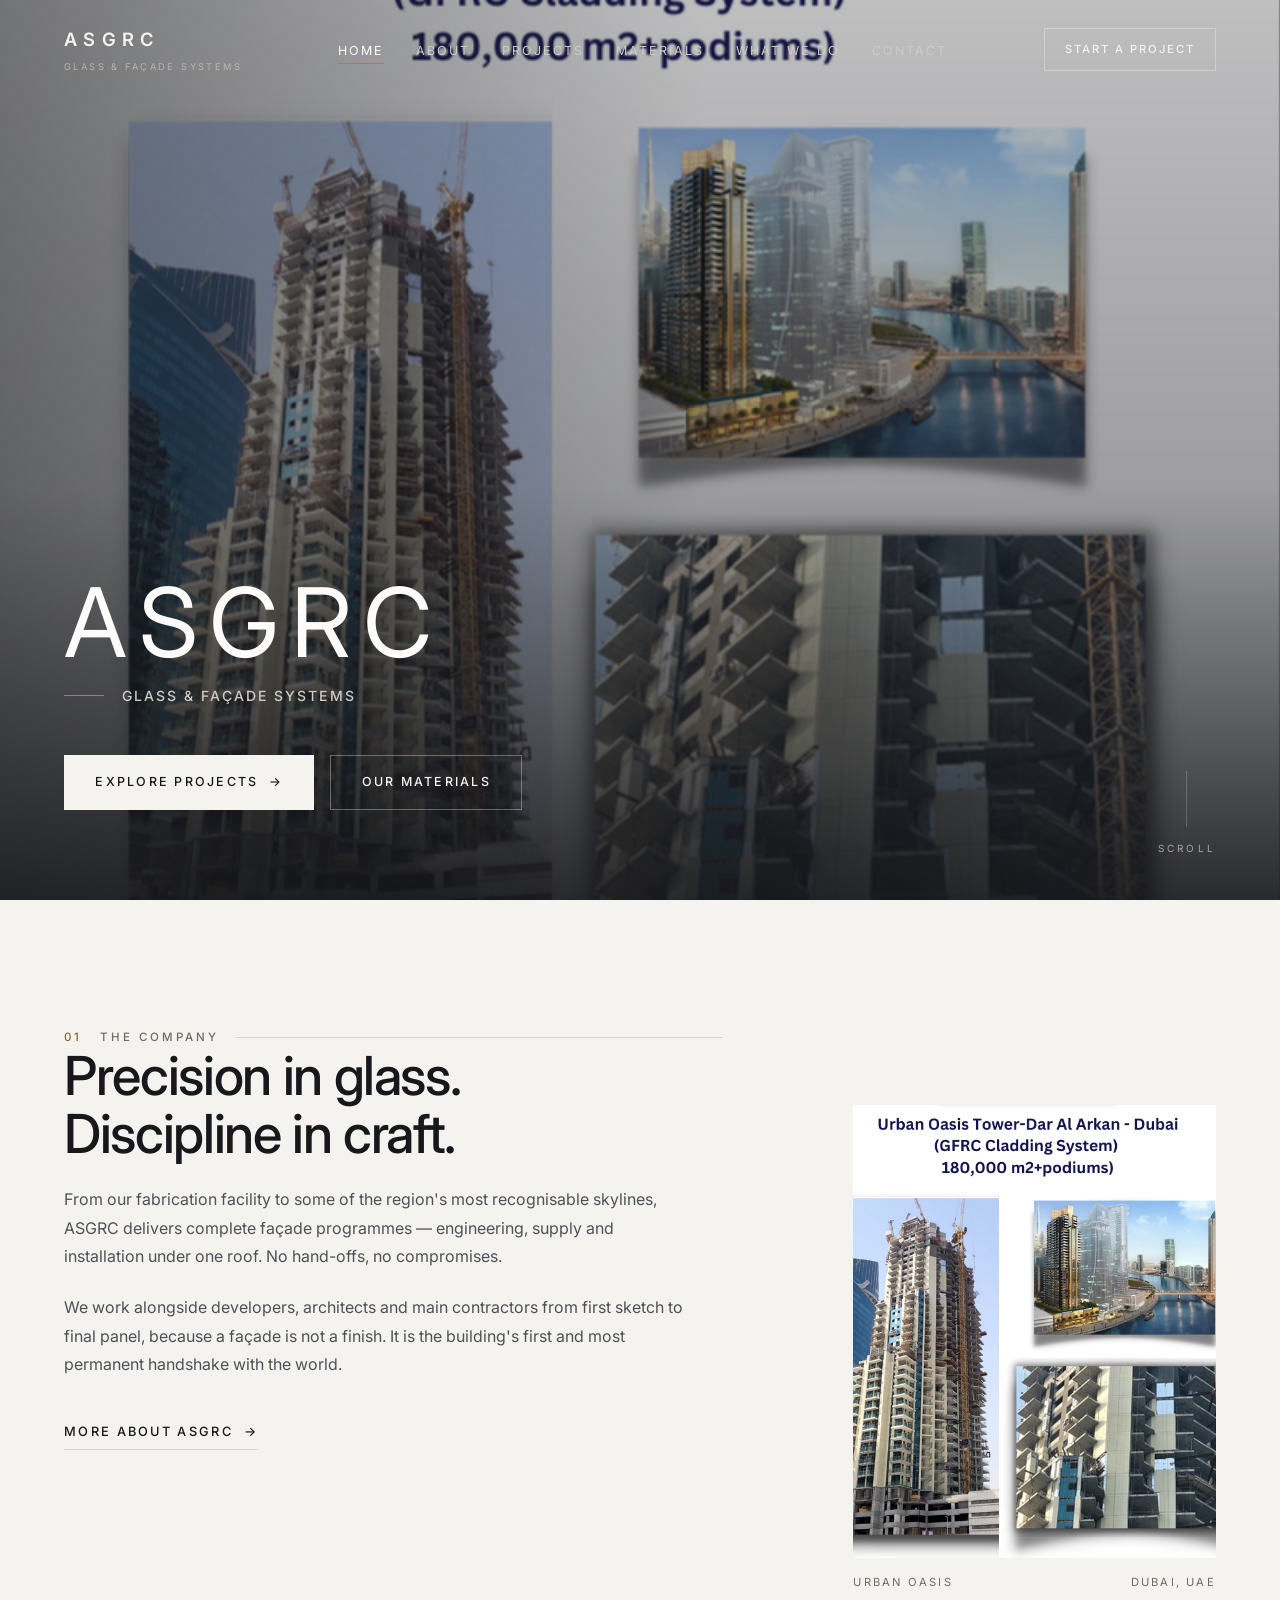
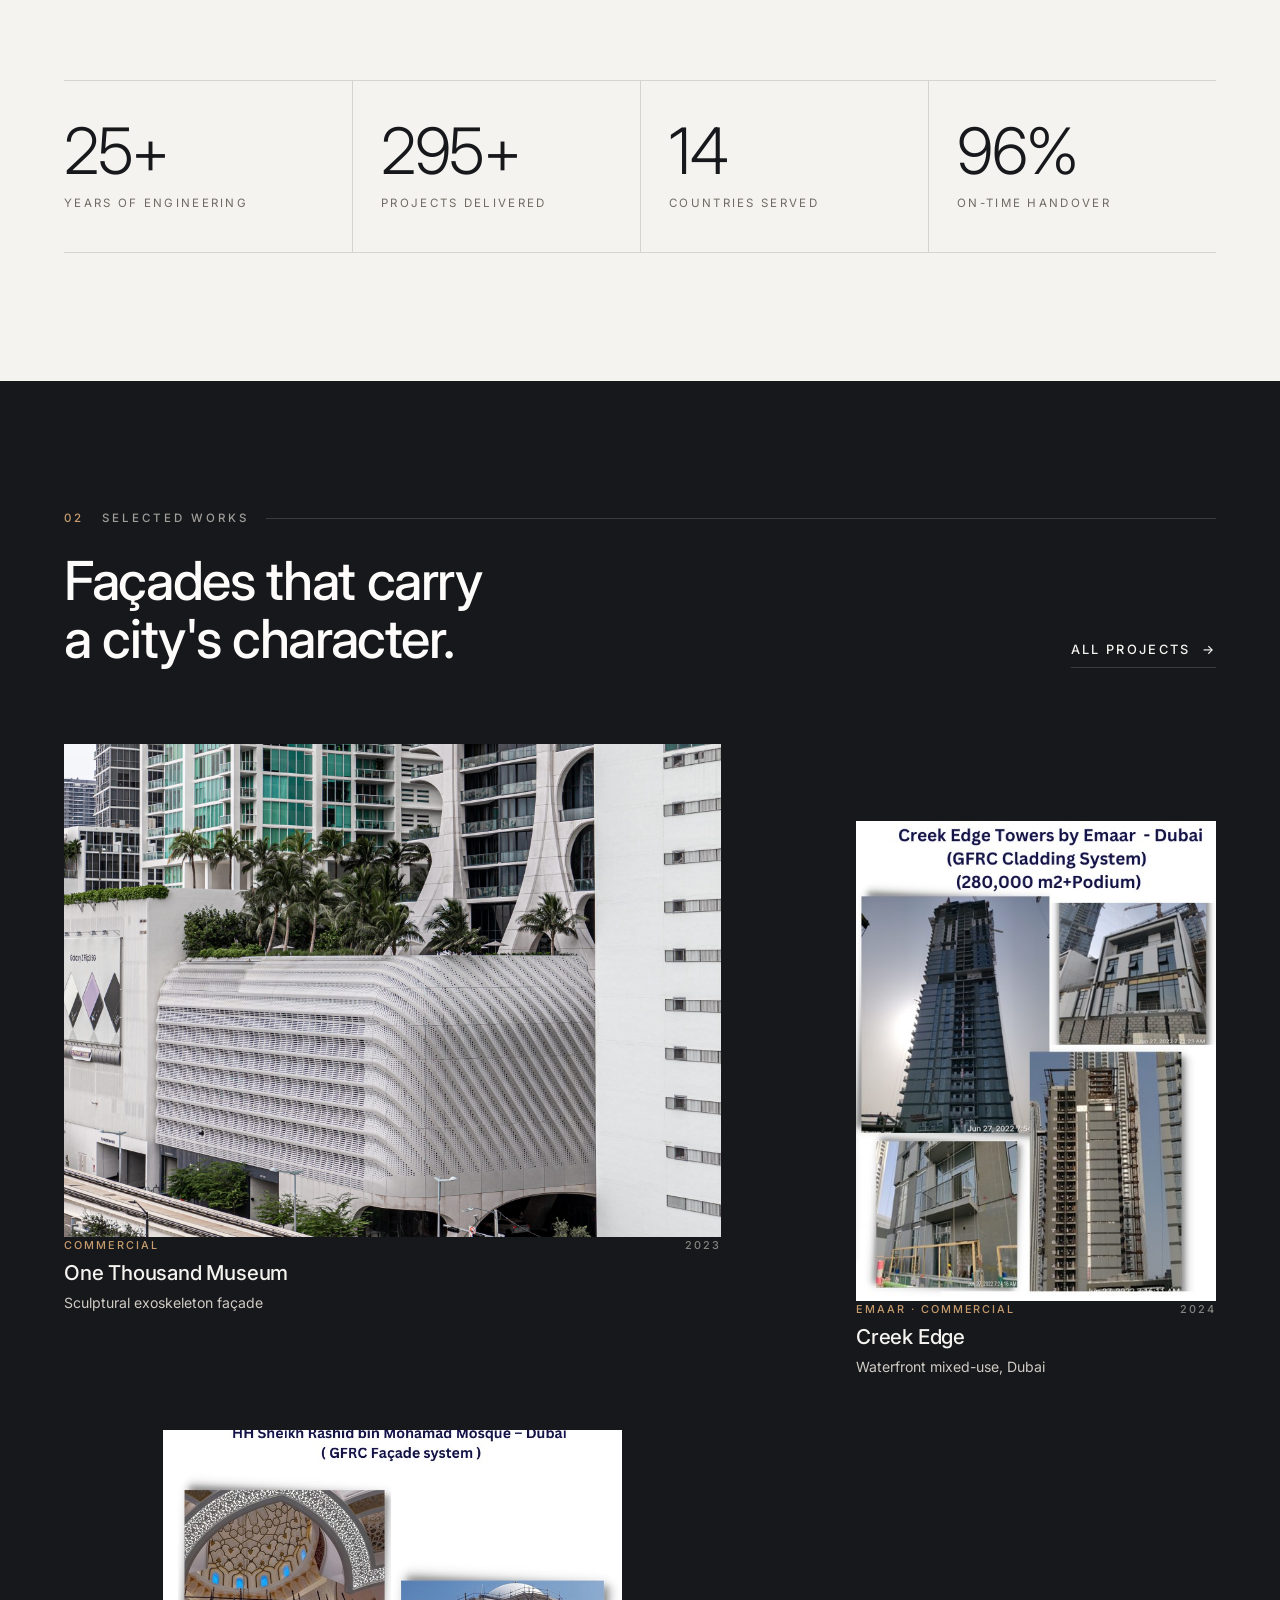
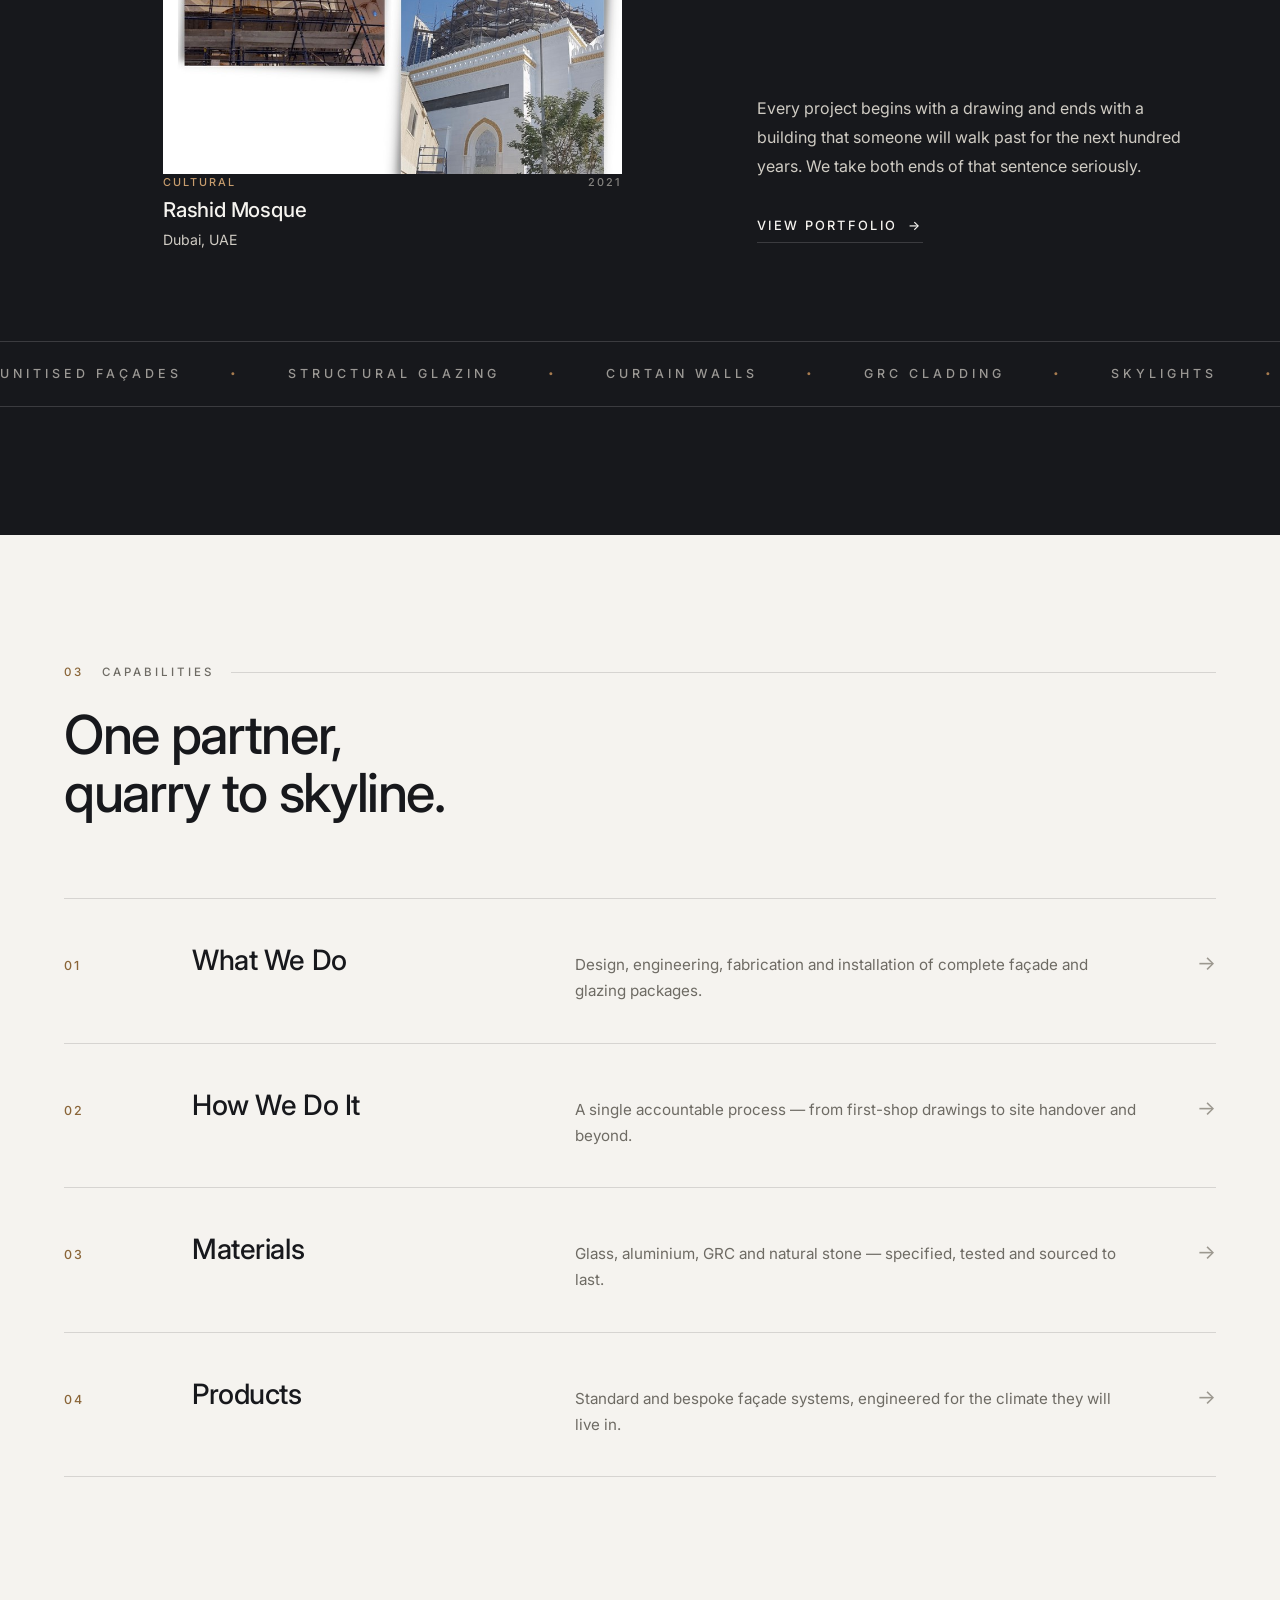
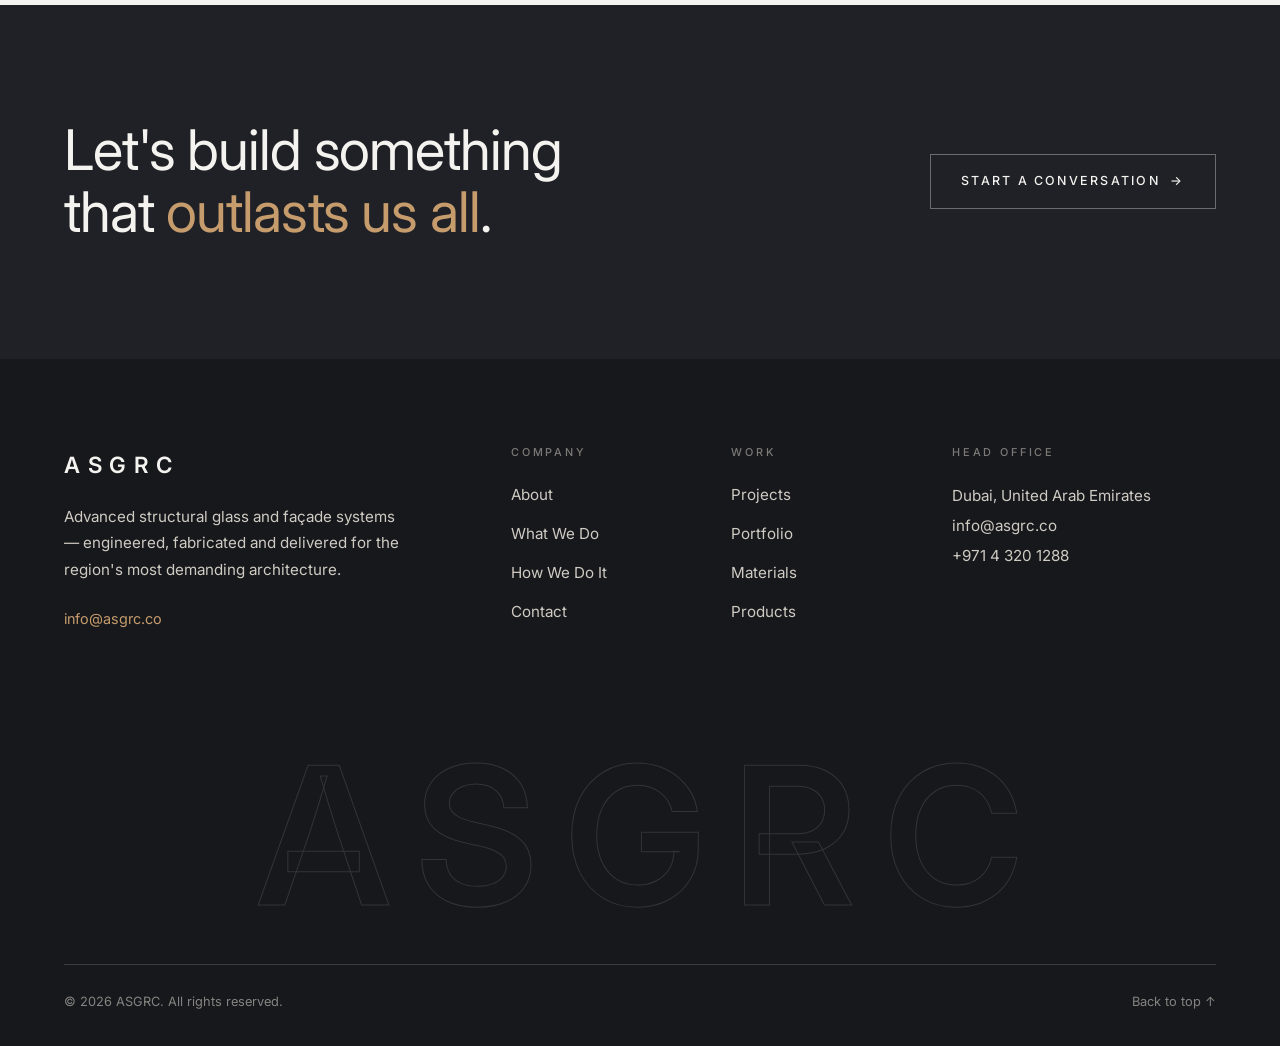
<file: index.html>
<!DOCTYPE html>
<html lang="en">
<head>
  <meta charset="UTF-8">
  <meta name="viewport" content="width=device-width, initial-scale=1.0">
  <title>ASGRC — Advanced Structural Glass &amp; Façade Systems</title>
  <meta name="description" content="ASGRC designs, fabricates and delivers advanced structural glass and façade systems for the region's most demanding architecture — from curtain walls to GRC cladding.">
  <link rel="icon" type="image/png" href="assets/img/asgrc-logo.png">

  <!-- Progressive-enhancement flag: reveal animations only run when JS is on -->
  <script>document.documentElement.classList.add('js');</script>

  <link rel="preconnect" href="https://fonts.googleapis.com">
  <link rel="preconnect" href="https://fonts.gstatic.com" crossorigin>
  <link href="https://fonts.googleapis.com/css2?family=Inter:wght@300;400;500;600&display=swap" rel="stylesheet">

  <link rel="stylesheet" href="css/style.css">
  <script src="js/main.js" defer></script>
</head>
<body id="top">
  <a class="skip-link" href="#main">Skip to content</a>

  <!-- ================= HEADER ================= -->
  <header class="site-header" data-header>
    <div class="container site-header__inner">
      <a class="brand" href="index.html" aria-label="ASGRC — home">
        <span class="brand__mark">ASGRC</span>
        <span class="brand__sub">Glass &amp; Façade Systems</span>
      </a>

      <nav class="site-nav" aria-label="Primary">
        <ul class="site-nav__list">
          <li><a class="site-nav__link" href="index.html" aria-current="page">Home</a></li>
          <li><a class="site-nav__link" href="about.html">About</a></li>
          <li><a class="site-nav__link" href="projects.html">Projects</a></li>
          <li><a class="site-nav__link" href="materials.html">Materials</a></li>
          <li><a class="site-nav__link" href="what-we-do.html">What We Do</a></li>
          <li><a class="site-nav__link" href="contact.html">Contact</a></li>
        </ul>
      </nav>

      <a class="btn btn--ghost btn--sm header__cta" href="contact.html">Start a Project</a>

      <button class="menu-toggle" type="button" data-menu-toggle aria-expanded="false" aria-controls="site-menu">
        <span class="menu-toggle__box" aria-hidden="true">
          <span class="menu-toggle__line"></span>
          <span class="menu-toggle__line"></span>
        </span>
        <span class="menu-toggle__label">
          <span class="is-closed-text">Menu</span>
          <span class="is-open-text">Close</span>
        </span>
      </button>
    </div>
  </header>

  <!-- Mobile fullscreen menu -->
  <div class="mobile-menu" id="site-menu" data-menu aria-hidden="true">
    <nav aria-label="Mobile">
      <ul class="mobile-menu__list">
        <li><a href="index.html" aria-current="page">Home</a></li>
        <li><a href="about.html">About</a></li>
        <li><a href="what-we-do.html">What We Do</a></li>
        <li><a href="how-we-do-it.html">How We Do It</a></li>
        <li><a href="projects.html">Projects</a></li>
        <li><a href="materials.html">Materials</a></li>
        <li><a href="products.html">Products</a></li>
        <li><a href="contact.html">Contact</a></li>
      </ul>
    </nav>
    <div class="mobile-menu__foot">
      <a href="mailto:info@asgrc.co">info@asgrc.co</a>
      <a href="tel:+97143201288">+971 4 320 1288</a>
    </div>
  </div>

  <main id="main">

    <!-- ================= HERO ================= -->
    <section class="hero" aria-label="Introduction">
      <div class="hero__media">
        <img src="assets/img/urban-oasis.jpg" alt="Urban Oasis development featuring ASGRC façade systems" fetchpriority="high">
      </div>
      <div class="hero__scrim" aria-hidden="true"></div>

      <div class="hero__inner container">
        <h1 class="hero__title" data-reveal style="letter-spacing: 0.12em; font-size: clamp(48px, 8vw, 96px);">
          ASGRC
        </h1>
        <p class="hero__kicker" data-reveal style="font-size: 14px; letter-spacing: 0.15em; text-transform: uppercase; margin-top: 12px;">
          Glass &amp; Façade Systems
        </p>
        <div class="hero__actions" data-reveal style="--reveal-delay:.24s; margin-top: 48px;">
          <a class="btn btn--light" href="projects.html">Explore Projects <span aria-hidden="true">&rarr;</span></a>
          <a class="btn btn--ghost" href="materials.html">Our Materials</a>
        </div>
      </div>

      <div class="hero__cue" aria-hidden="true">
        <span class="hero__cue-line"></span>
        <span class="hero__cue-text">Scroll</span>
      </div>
    </section>

    <!-- ================= ABOUT SUMMARY ================= -->
    <section class="section" aria-labelledby="about-title">
      <div class="container">
        <div class="split">
          <div class="split__text">
            <p class="section-head__label" data-reveal><b>01</b> The Company</p>
            <h2 class="display-2" id="about-title" data-reveal style="--reveal-delay:.06s">
              Precision in glass.<br>Discipline in craft.
            </h2>
            <div class="prose" data-reveal style="--reveal-delay:.12s">
              <p>
                From our fabrication facility to some of the region's most recognisable
                skylines, ASGRC delivers complete façade programmes — engineering,
                supply and installation under one roof. No hand-offs, no compromises.
              </p>
              <p>
                We work alongside developers, architects and main contractors from
                first sketch to final panel, because a façade is not a finish.
                It is the building's first and most permanent handshake with the world.
              </p>
            </div>
            <a class="link-arrow" href="about.html" data-reveal style="--reveal-delay:.18s">
              More About ASGRC <span aria-hidden="true">&rarr;</span>
            </a>
          </div>

          <figure class="split__media" data-reveal style="--reveal-delay:.1s">
            <img src="assets/img/urban-oasis.jpg" alt="Urban oasis development featuring ASGRC façade systems" loading="lazy" decoding="async">
            <figcaption class="media-caption">
              <span>Urban Oasis</span><span>Dubai, UAE</span>
            </figcaption>
          </figure>
        </div>

        <!-- Stats -->
        <div class="stats" data-reveal>
          <div class="stat">
            <span class="stat__value"><span data-count="25">25</span>+</span>
            <span class="stat__label">Years of engineering</span>
          </div>
          <div class="stat">
            <span class="stat__value"><span data-count="300">300</span>+</span>
            <span class="stat__label">Projects delivered</span>
          </div>
          <div class="stat">
            <span class="stat__value"><span data-count="14">14</span></span>
            <span class="stat__label">Countries served</span>
          </div>
          <div class="stat">
            <span class="stat__value"><span data-count="98">98</span>%</span>
            <span class="stat__label">On-time handover</span>
          </div>
        </div>
      </div>
    </section>

    <!-- ================= SELECTED WORKS ================= -->
    <section class="section section--ink" aria-labelledby="works-title">
      <div class="container">
        <div class="section-head">
          <p class="section-head__label" data-reveal><b>02</b> Selected Works</p>
          <h2 class="display-2" id="works-title" data-reveal style="--reveal-delay:.06s">
            Façades that carry<br>a city's character.
          </h2>
          <a class="link-arrow" href="projects.html" data-reveal style="--reveal-delay:.12s">
            All Projects <span aria-hidden="true">&rarr;</span>
          </a>
        </div>

        <div class="showcase">
          <article class="card showcase__item--a" data-reveal>
            <a class="card__link" href="projects.html">
              <figure class="card__media">
                <img src="assets/img/one-thousand-museum.jpg" alt="One Thousand Museum tower with sculptural exoskeleton façade" loading="lazy" decoding="async">
              </figure>
              <div class="card__body">
                <p class="card__meta"><span class="card__tag">Commercial</span><span class="card__year">2023</span></p>
                <h3 class="card__title">One Thousand Museum</h3>
                <p class="card__loc">Sculptural exoskeleton façade</p>
              </div>
            </a>
          </article>

          <article class="card card--tall showcase__item--b" data-reveal style="--reveal-delay:.08s">
            <a class="card__link" href="projects.html">
              <figure class="card__media">
                <img src="assets/img/creek-edge.jpg" alt="Creek Edge waterfront development with glazed façades" loading="lazy" decoding="async">
              </figure>
              <div class="card__body">
                <p class="card__meta"><span class="card__tag">Emaar · Commercial</span><span class="card__year">2024</span></p>
                <h3 class="card__title">Creek Edge</h3>
                <p class="card__loc">Waterfront mixed-use, Dubai</p>
              </div>
            </a>
          </article>

          <article class="card showcase__item--c" data-reveal>
            <a class="card__link" href="projects.html">
              <figure class="card__media">
                <img src="assets/img/rashid-mosque.jpg" alt="Rashid Mosque with ornate stone and glass façade detailing" loading="lazy" decoding="async">
              </figure>
              <div class="card__body">
                <p class="card__meta"><span class="card__tag">Cultural</span><span class="card__year">2021</span></p>
                <h3 class="card__title">Rashid Mosque</h3>
                <p class="card__loc">Dubai, UAE</p>
              </div>
            </a>
          </article>

          <div class="showcase__aside" data-reveal style="--reveal-delay:.08s">
            <p>
              Every project begins with a drawing and ends with a building that
              someone will walk past for the next hundred years. We take both
              ends of that sentence seriously.
            </p>
            <a class="link-arrow" href="portfolio.html">
              View Portfolio <span aria-hidden="true">&rarr;</span>
            </a>
          </div>
        </div>
      </div>

      <!-- Materials marquee -->
      <div class="marquee" aria-hidden="true" style="margin-top: clamp(3.5rem, 7vw, 6rem);">
        <div class="marquee__track">
          <span class="marquee__item">Unitised Façades</span>
          <span class="marquee__item">Structural Glazing</span>
          <span class="marquee__item">Curtain Walls</span>
          <span class="marquee__item">GRC Cladding</span>
          <span class="marquee__item">Skylights</span>
          <span class="marquee__item">Rainscreen Systems</span>
        </div>
        <div class="marquee__track">
          <span class="marquee__item">Unitised Façades</span>
          <span class="marquee__item">Structural Glazing</span>
          <span class="marquee__item">Curtain Walls</span>
          <span class="marquee__item">GRC Cladding</span>
          <span class="marquee__item">Skylights</span>
          <span class="marquee__item">Rainscreen Systems</span>
        </div>
      </div>
    </section>

    <!-- ================= CAPABILITIES ================= -->
    <section class="section" aria-labelledby="cap-title">
      <div class="container">
        <div class="section-head">
          <p class="section-head__label" data-reveal><b>03</b> Capabilities</p>
          <h2 class="display-2" id="cap-title" data-reveal style="--reveal-delay:.06s">
            One partner,<br>quarry to skyline.
          </h2>
        </div>

        <div class="cap-list">
          <a class="cap" href="what-we-do.html" data-reveal>
            <span class="cap__num">01</span>
            <span class="cap__name">What We Do</span>
            <span class="cap__desc">Design, engineering, fabrication and installation of complete façade and glazing packages.</span>
            <span class="cap__arrow" aria-hidden="true">&rarr;</span>
          </a>
          <a class="cap" href="how-we-do-it.html" data-reveal style="--reveal-delay:.06s">
            <span class="cap__num">02</span>
            <span class="cap__name">How We Do It</span>
            <span class="cap__desc">A single accountable process — from first-shop drawings to site handover and beyond.</span>
            <span class="cap__arrow" aria-hidden="true">&rarr;</span>
          </a>
          <a class="cap" href="materials.html" data-reveal style="--reveal-delay:.12s">
            <span class="cap__num">03</span>
            <span class="cap__name">Materials</span>
            <span class="cap__desc">Glass, aluminium, GRC and natural stone — specified, tested and sourced to last.</span>
            <span class="cap__arrow" aria-hidden="true">&rarr;</span>
          </a>
          <a class="cap" href="products.html" data-reveal style="--reveal-delay:.18s">
            <span class="cap__num">04</span>
            <span class="cap__name">Products</span>
            <span class="cap__desc">Standard and bespoke façade systems, engineered for the climate they will live in.</span>
            <span class="cap__arrow" aria-hidden="true">&rarr;</span>
          </a>
        </div>
      </div>
    </section>

    <!-- ================= CTA BAND ================= -->
    <section class="cta-band" aria-labelledby="cta-title">
      <div class="container cta-band__inner">
        <h2 class="cta-band__title" id="cta-title" data-reveal>
          Let's build something<br>that <em>outlasts us all</em>.
        </h2>
        <a class="btn btn--ghost" href="contact.html" data-reveal style="--reveal-delay:.1s">
          Start a Conversation <span aria-hidden="true">&rarr;</span>
        </a>
      </div>
    </section>
  </main>

  <!-- ================= FOOTER ================= -->
  <footer class="site-footer">
    <div class="container">
      <div class="footer__top">
        <div class="footer__brand">
          <span class="brand__mark">ASGRC</span>
          <p>
            Advanced structural glass and façade systems — engineered, fabricated
            and delivered for the region's most demanding architecture.
          </p>
          <a class="footer__mail" href="mailto:info@asgrc.co">info@asgrc.co</a>
        </div>

        <nav aria-label="Company">
          <h3 class="footer__heading">Company</h3>
          <ul class="footer__list">
            <li><a href="about.html">About</a></li>
            <li><a href="what-we-do.html">What We Do</a></li>
            <li><a href="how-we-do-it.html">How We Do It</a></li>
            <li><a href="contact.html">Contact</a></li>
          </ul>
        </nav>

        <nav aria-label="Work">
          <h3 class="footer__heading">Work</h3>
          <ul class="footer__list">
            <li><a href="projects.html">Projects</a></li>
            <li><a href="portfolio.html">Portfolio</a></li>
            <li><a href="materials.html">Materials</a></li>
            <li><a href="products.html">Products</a></li>
          </ul>
        </nav>

        <div class="footer__address-col">
          <h3 class="footer__heading">Head Office</h3>
          <address class="footer__address">
            Dubai, United Arab Emirates<br>
            <a href="mailto:info@asgrc.co">info@asgrc.co</a><br>
            <a href="tel:+97143201288">+971 4 320 1288</a>
          </address>
        </div>
      </div>

      <p class="footer__watermark" aria-hidden="true">ASGRC</p>

      <div class="footer__bar">
        <p>&copy; <span data-year>2026</span> ASGRC. All rights reserved.</p>
        <a href="#top">Back to top &uarr;</a>
      </div>
    </div>
  </footer>
</body>
</html>
</file>
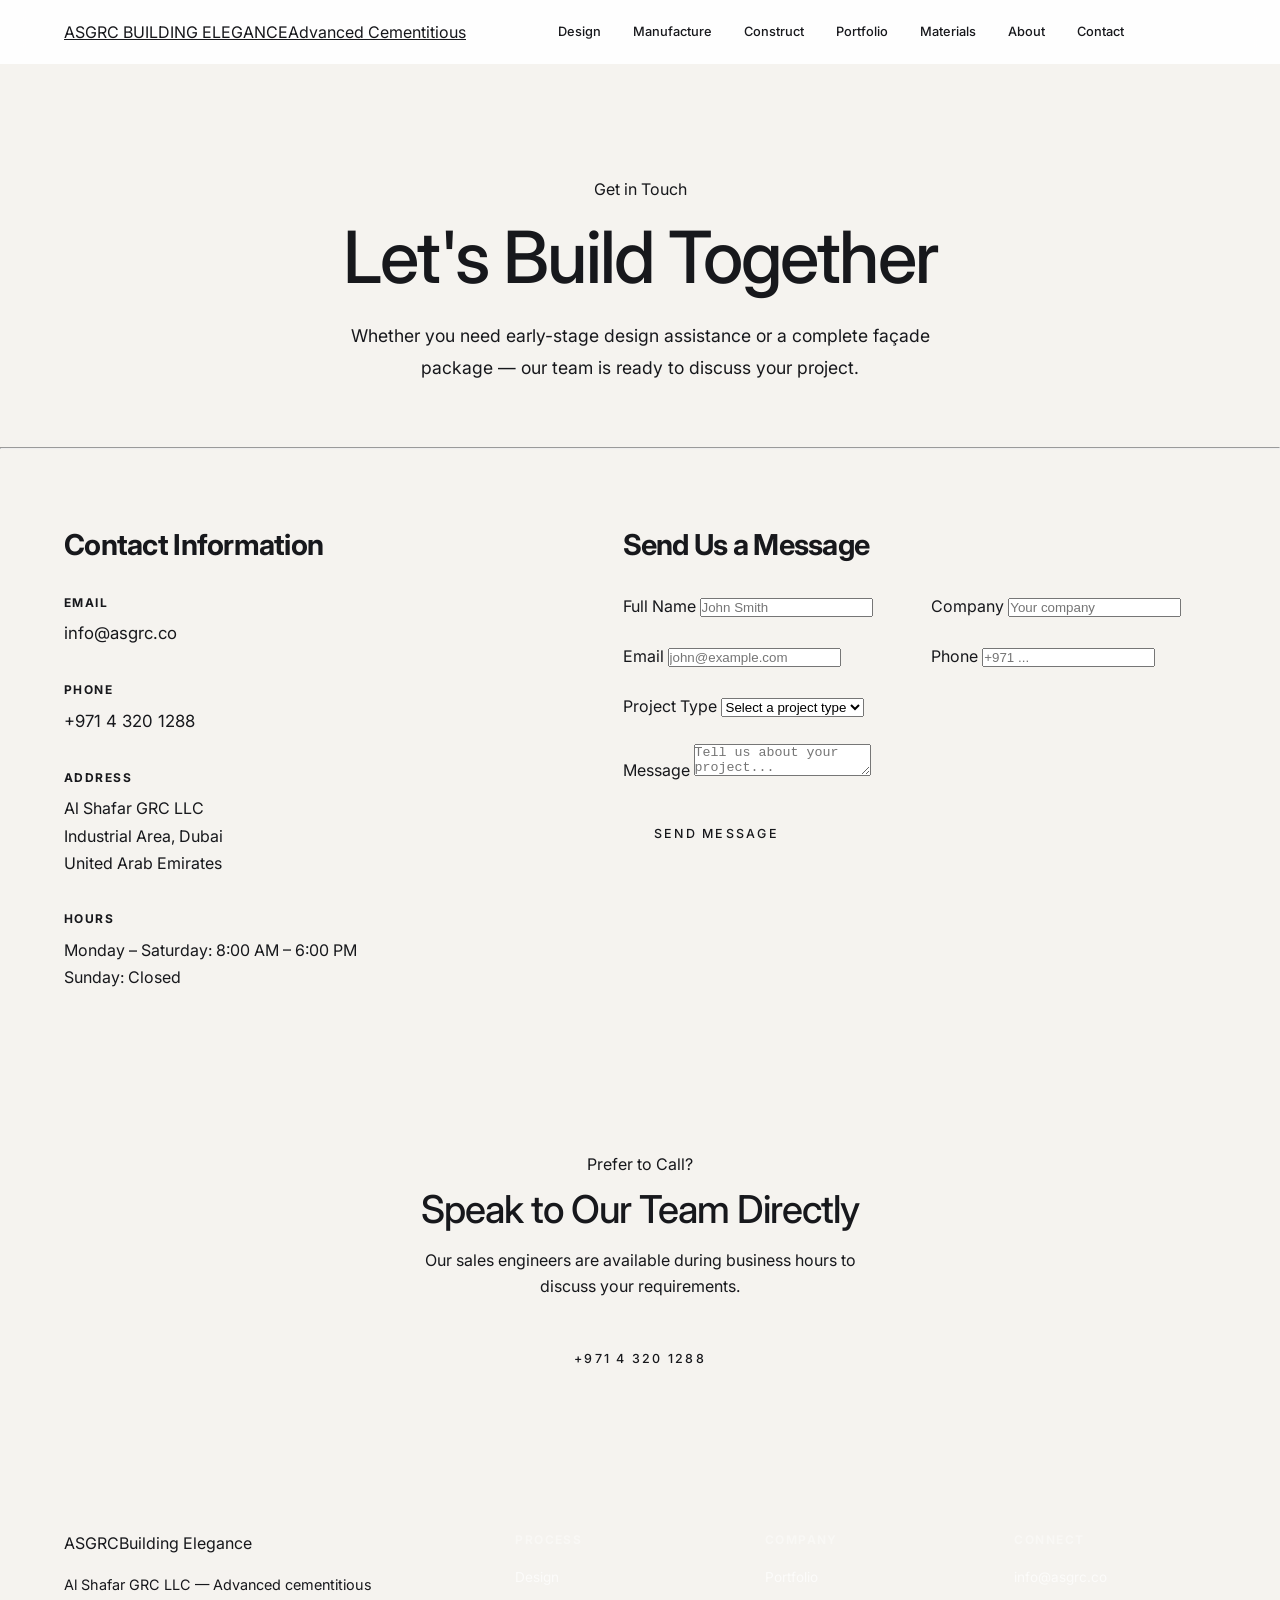
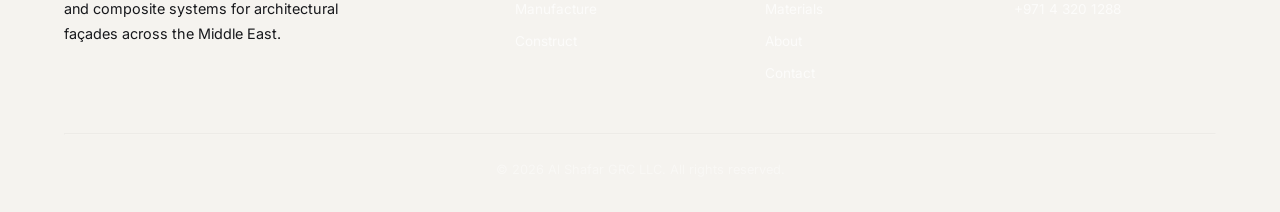
<file: contact.html>
<!DOCTYPE html>
<!DOCTYPE html>
<html lang="en">
<head>
  <meta charset="UTF-8">
  <meta name="viewport" content="width=device-width, initial-scale=1.0">
  <title>Contact — ASGRC Building Elegance</title>
  <link rel="preconnect" href="https://fonts.googleapis.com">
  <link rel="preconnect" href="https://fonts.gstatic.com" crossorigin>
  <link href="https://fonts.googleapis.com/css2?family=DM+Serif+Display:ital@0;1&family=Inter:wght@400;500;600;700&display=swap" rel="stylesheet">
  <link rel="stylesheet" href="css/style.css">
  <link rel="stylesheet" href="css/components.css">
</head>
<body>
<nav class="navbar">
  <div class="container" style="display:flex;align-items:center;justify-content:space-between;height:64px;">
    <a href="index.html" class="logo">ASGRC <span>BUILDING ELEGANCE</span><span class="logo-tag">Advanced Cementitious</span></a>
    <div class="desktop-nav" style="display:flex;align-items:center;gap:2rem;">
      <a href="what-we-do.html" class="nav-link">Design</a>
      <a href="how-we-do-it.html" class="nav-link">Manufacture</a>
      <a href="construct.html" class="nav-link">Construct</a>
      <a href="portfolio.html" class="nav-link">Portfolio</a>
      <a href="materials.html" class="nav-link">Materials</a>
      <a href="about.html" class="nav-link">About</a>
      <a href="contact.html" class="nav-link active">Contact</a>
    </div>
    <button id="hamburger" class="hamburger" aria-label="Open menu"><span></span><span></span><span></span></button>
  </div>
</nav>
<div id="mobileMenu" class="mobile-menu">
  <a href="what-we-do.html">Design</a><a href="how-we-do-it.html">Manufacture</a><a href="construct.html">Construct</a>
  <a href="portfolio.html">Portfolio</a><a href="materials.html">Materials</a><a href="about.html">About</a><a href="contact.html">Contact</a>
</div>

<section style="padding:7rem 0 4rem;text-align:center;">
  <div class="container">
    <p class="kicker fade-up">Get in Touch</p>
    <h1 class="section-title fade-up" style="font-size:clamp(2.8rem,6vw,4.5rem);margin:1rem 0;">Let's Build Together</h1>
    <p class="fade-up" style="color:var(--muted);max-width:640px;margin:1.5rem auto 0;font-size:1.1rem;line-height:1.8;">Whether you need early-stage design assistance or a complete façade package — our team is ready to discuss your project.</p>
  </div>
</section>
<hr class="divider">

<section style="padding:5rem 0;">
  <div class="container">
    <div class="grid" style="display:grid;gap:4rem;grid-template-columns:1fr 1.2fr;align-items:start;">
      <!-- Contact Info -->
      <div class="fade-up">
        <h2 style="font-size:1.8rem;font-weight:700;margin-bottom:2rem;">Contact Information</h2>
        <div style="display:flex;flex-direction:column;gap:2rem;">
          <div>
            <p style="font-size:0.75rem;font-weight:700;text-transform:uppercase;letter-spacing:0.12em;color:var(--gold);margin-bottom:0.5rem;">Email</p>
            <a href="mailto:info@asgrc.co" style="color:var(--text);text-decoration:none;font-size:1.05rem;">info@asgrc.co</a>
          </div>
          <div>
            <p style="font-size:0.75rem;font-weight:700;text-transform:uppercase;letter-spacing:0.12em;color:var(--gold);margin-bottom:0.5rem;">Phone</p>
            <a href="tel:+97143201288" style="color:var(--text);text-decoration:none;font-size:1.05rem;">+971 4 320 1288</a>
          </div>
          <div>
            <p style="font-size:0.75rem;font-weight:700;text-transform:uppercase;letter-spacing:0.12em;color:var(--gold);margin-bottom:0.5rem;">Address</p>
            <p style="color:var(--muted);line-height:1.7;">Al Shafar GRC LLC<br>Industrial Area, Dubai<br>United Arab Emirates</p>
          </div>
          <div>
            <p style="font-size:0.75rem;font-weight:700;text-transform:uppercase;letter-spacing:0.12em;color:var(--gold);margin-bottom:0.5rem;">Hours</p>
            <p style="color:var(--muted);line-height:1.7;">Monday – Saturday: 8:00 AM – 6:00 PM<br>Sunday: Closed</p>
          </div>
        </div>
      </div>

      <!-- Contact Form -->
      <div class="fade-up fade-up-delay-1">
        <h2 style="font-size:1.8rem;font-weight:700;margin-bottom:2rem;">Send Us a Message</h2>
        <form action="#" method="POST" style="display:flex;flex-direction:column;gap:1.5rem;">
          <div class="grid" style="display:grid;gap:1.5rem;grid-template-columns:1fr 1fr;">
            <div>
              <label class="form-label" for="name">Full Name</label>
              <input class="form-input" type="text" id="name" name="name" placeholder="John Smith" required>
            </div>
            <div>
              <label class="form-label" for="company">Company</label>
              <input class="form-input" type="text" id="company" name="company" placeholder="Your company">
            </div>
          </div>
          <div class="grid" style="display:grid;gap:1.5rem;grid-template-columns:1fr 1fr;">
            <div>
              <label class="form-label" for="email">Email</label>
              <input class="form-input" type="email" id="email" name="email" placeholder="john@example.com" required>
            </div>
            <div>
              <label class="form-label" for="phone">Phone</label>
              <input class="form-input" type="tel" id="phone" name="phone" placeholder="+971 ...">
            </div>
          </div>
          <div>
            <label class="form-label" for="project-type">Project Type</label>
            <select class="form-select form-input" id="project-type" name="project-type">
              <option value="">Select a project type</option>
              <option value="residential">Residential</option>
              <option value="commercial">Commercial</option>
              <option value="hospitality">Hospitality</option>
              <option value="infrastructure">Infrastructure</option>
              <option value="interior">Interior / GFRG</option>
              <option value="other">Other</option>
            </select>
          </div>
          <div>
            <label class="form-label" for="message">Message</label>
            <textarea class="form-textarea" id="message" name="message" placeholder="Tell us about your project..." required></textarea>
          </div>
          <button type="submit" class="btn btn-primary" style="align-self:flex-start;">Send Message</button>
        </form>
      </div>
    </div>
  </div>
</section>

<section style="padding:5rem 0;background:var(--bg-alt);text-align:center;">
  <div class="container" style="max-width:600px;">
    <p class="kicker fade-up" style="margin-bottom:0.75rem;">Prefer to Call?</p>
    <h2 class="section-title fade-up" style="font-size:clamp(1.8rem,3vw,2.5rem);margin-bottom:1rem;">Speak to Our Team Directly</h2>
    <p class="fade-up" style="color:var(--muted);margin-bottom:2rem;">Our sales engineers are available during business hours to discuss your requirements.</p>
    <a href="tel:+97144295500" class="btn btn-outline fade-up">+971 4 320 1288</a>
  </div>
</section>

<footer class="footer" style="padding:4rem 0 2rem;">
  <div class="container">
    <div class="grid" style="display:grid;gap:3rem;grid-template-columns:2fr 1fr 1fr 1fr;margin-bottom:3rem;">
      <div><div class="footer-brand">ASGRC<span class="footer-tag">Building Elegance</span></div><p style="margin-top:1rem;line-height:1.7;font-size:0.9rem;max-width:320px;">Al Shafar GRC LLC — Advanced cementitious and composite systems for architectural façades across the Middle East.</p></div>
      <div><p style="font-size:0.75rem;font-weight:700;text-transform:uppercase;letter-spacing:0.12em;color:rgba(255,255,255,0.4);margin-bottom:1rem;">Process</p><div style="display:flex;flex-direction:column;gap:0.6rem;"><a href="what-we-do.html" style="color:rgba(255,255,255,0.7);text-decoration:none;font-size:0.85rem;">Design</a><a href="how-we-do-it.html" style="color:rgba(255,255,255,0.7);text-decoration:none;font-size:0.85rem;">Manufacture</a><a href="construct.html" style="color:rgba(255,255,255,0.7);text-decoration:none;font-size:0.85rem;">Construct</a></div></div>
      <div><p style="font-size:0.75rem;font-weight:700;text-transform:uppercase;letter-spacing:0.12em;color:rgba(255,255,255,0.4);margin-bottom:1rem;">Company</p><div style="display:flex;flex-direction:column;gap:0.6rem;"><a href="portfolio.html" style="color:rgba(255,255,255,0.7);text-decoration:none;font-size:0.85rem;">Portfolio</a><a href="materials.html" style="color:rgba(255,255,255,0.7);text-decoration:none;font-size:0.85rem;">Materials</a><a href="about.html" style="color:rgba(255,255,255,0.7);text-decoration:none;font-size:0.85rem;">About</a><a href="contact.html" style="color:rgba(255,255,255,0.7);text-decoration:none;font-size:0.85rem;">Contact</a></div></div>
      <div><p style="font-size:0.75rem;font-weight:700;text-transform:uppercase;letter-spacing:0.12em;color:rgba(255,255,255,0.4);margin-bottom:1rem;">Connect</p><div style="display:flex;flex-direction:column;gap:0.6rem;"><a href="mailto:info@asgrc.co" style="color:rgba(255,255,255,0.7);text-decoration:none;font-size:0.85rem;">info@asgrc.co</a><a href="tel:+97143201288" style="color:rgba(255,255,255,0.7);text-decoration:none;font-size:0.85rem;">+971 4 320 1288</a></div></div>
    </div>
    <hr class="divider" style="border-color:rgba(255,255,255,0.1);">
    <p style="text-align:center;margin-top:1.5rem;font-size:0.8rem;color:rgba(255,255,255,0.4);">&copy; 2026 Al Shafar GRC LLC. All rights reserved.</p>
  </div>
</footer>
<script src="js/animations.js"></script>
<script src="js/mobile-nav.js"></script>
</body>
</html>
</file>
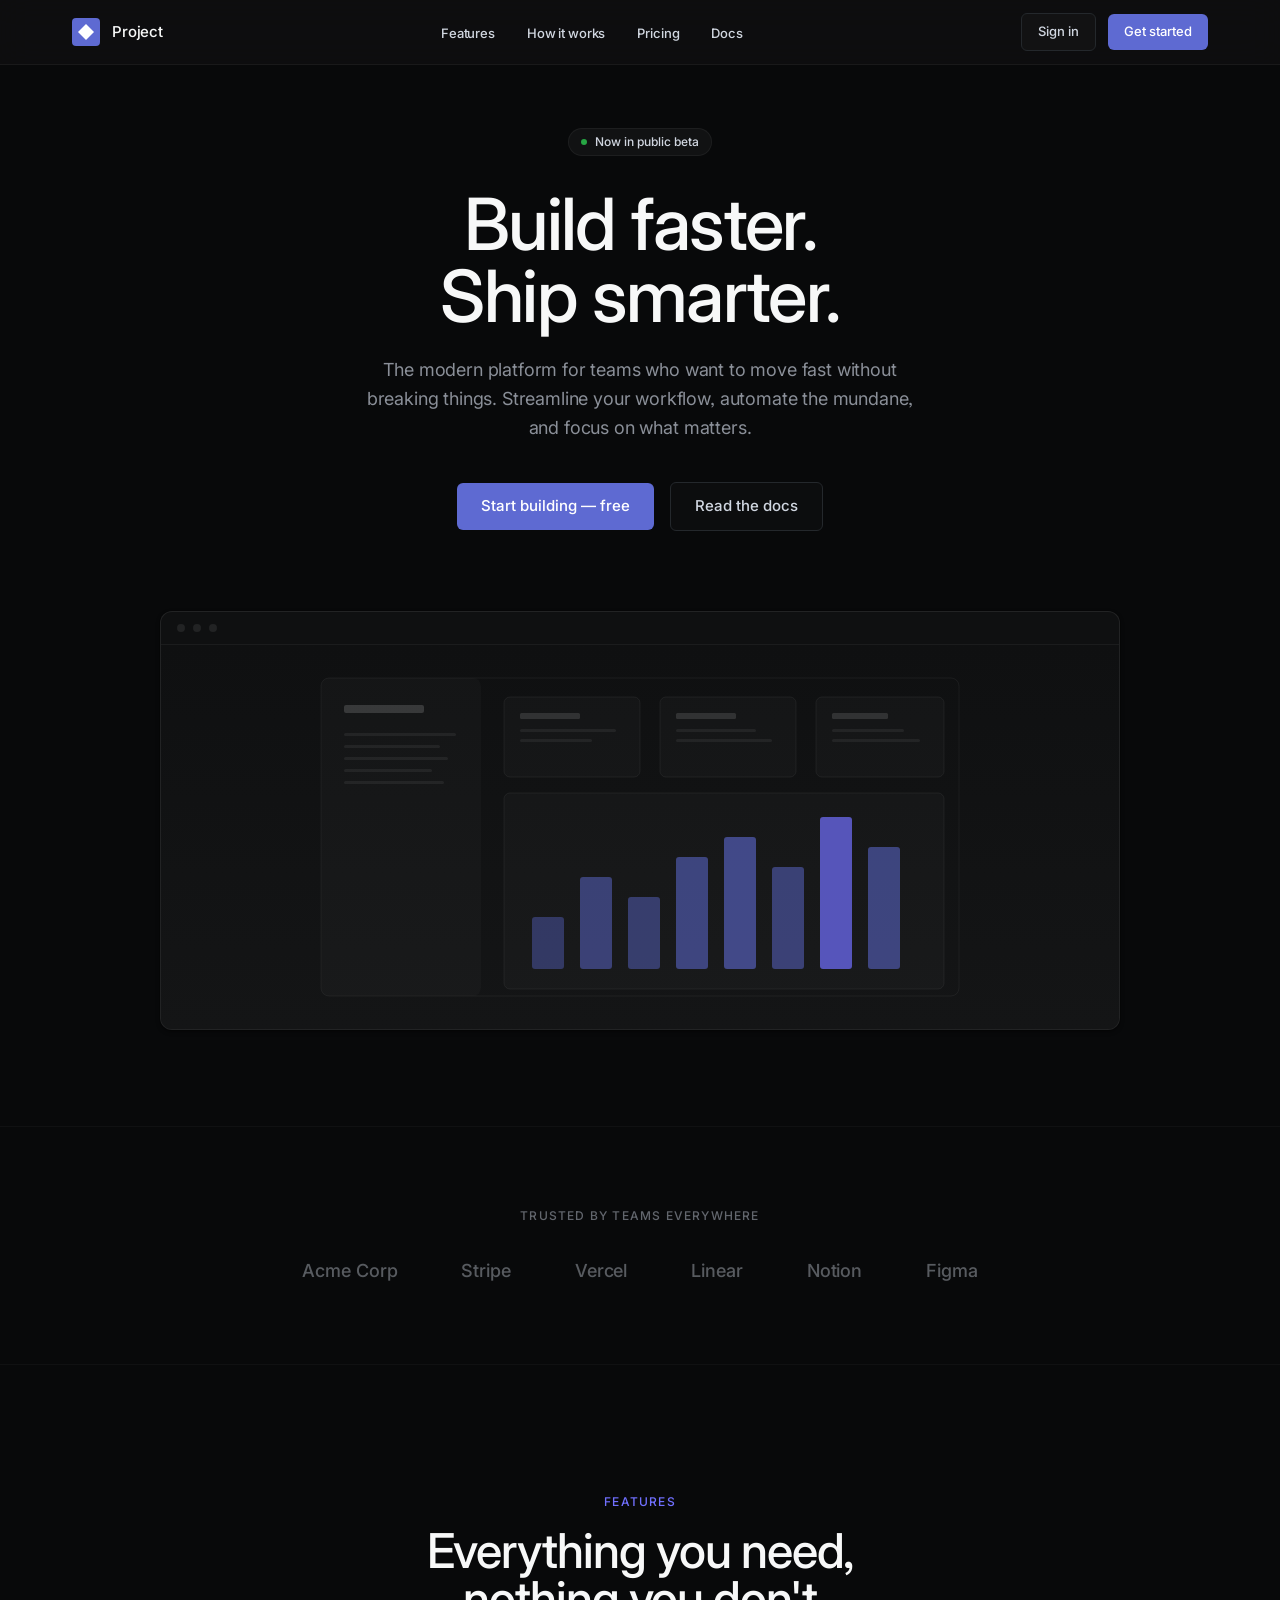
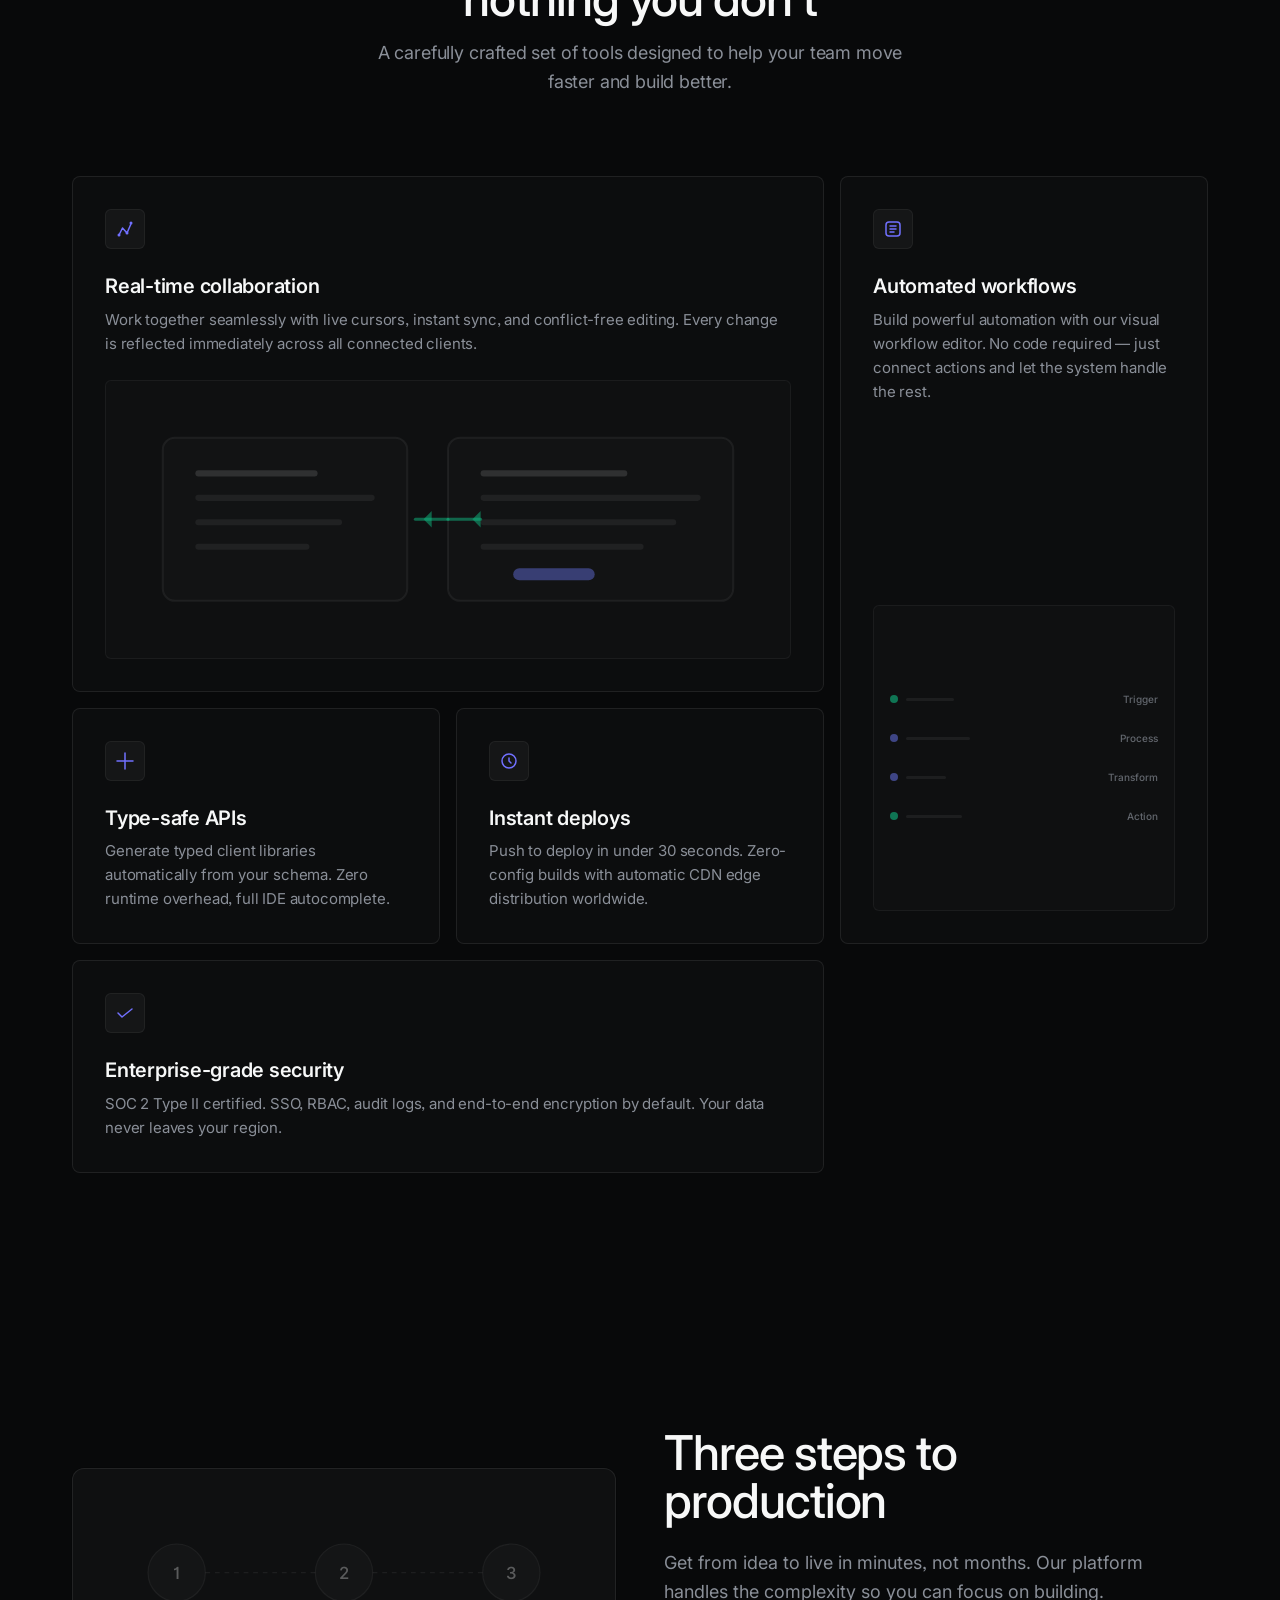
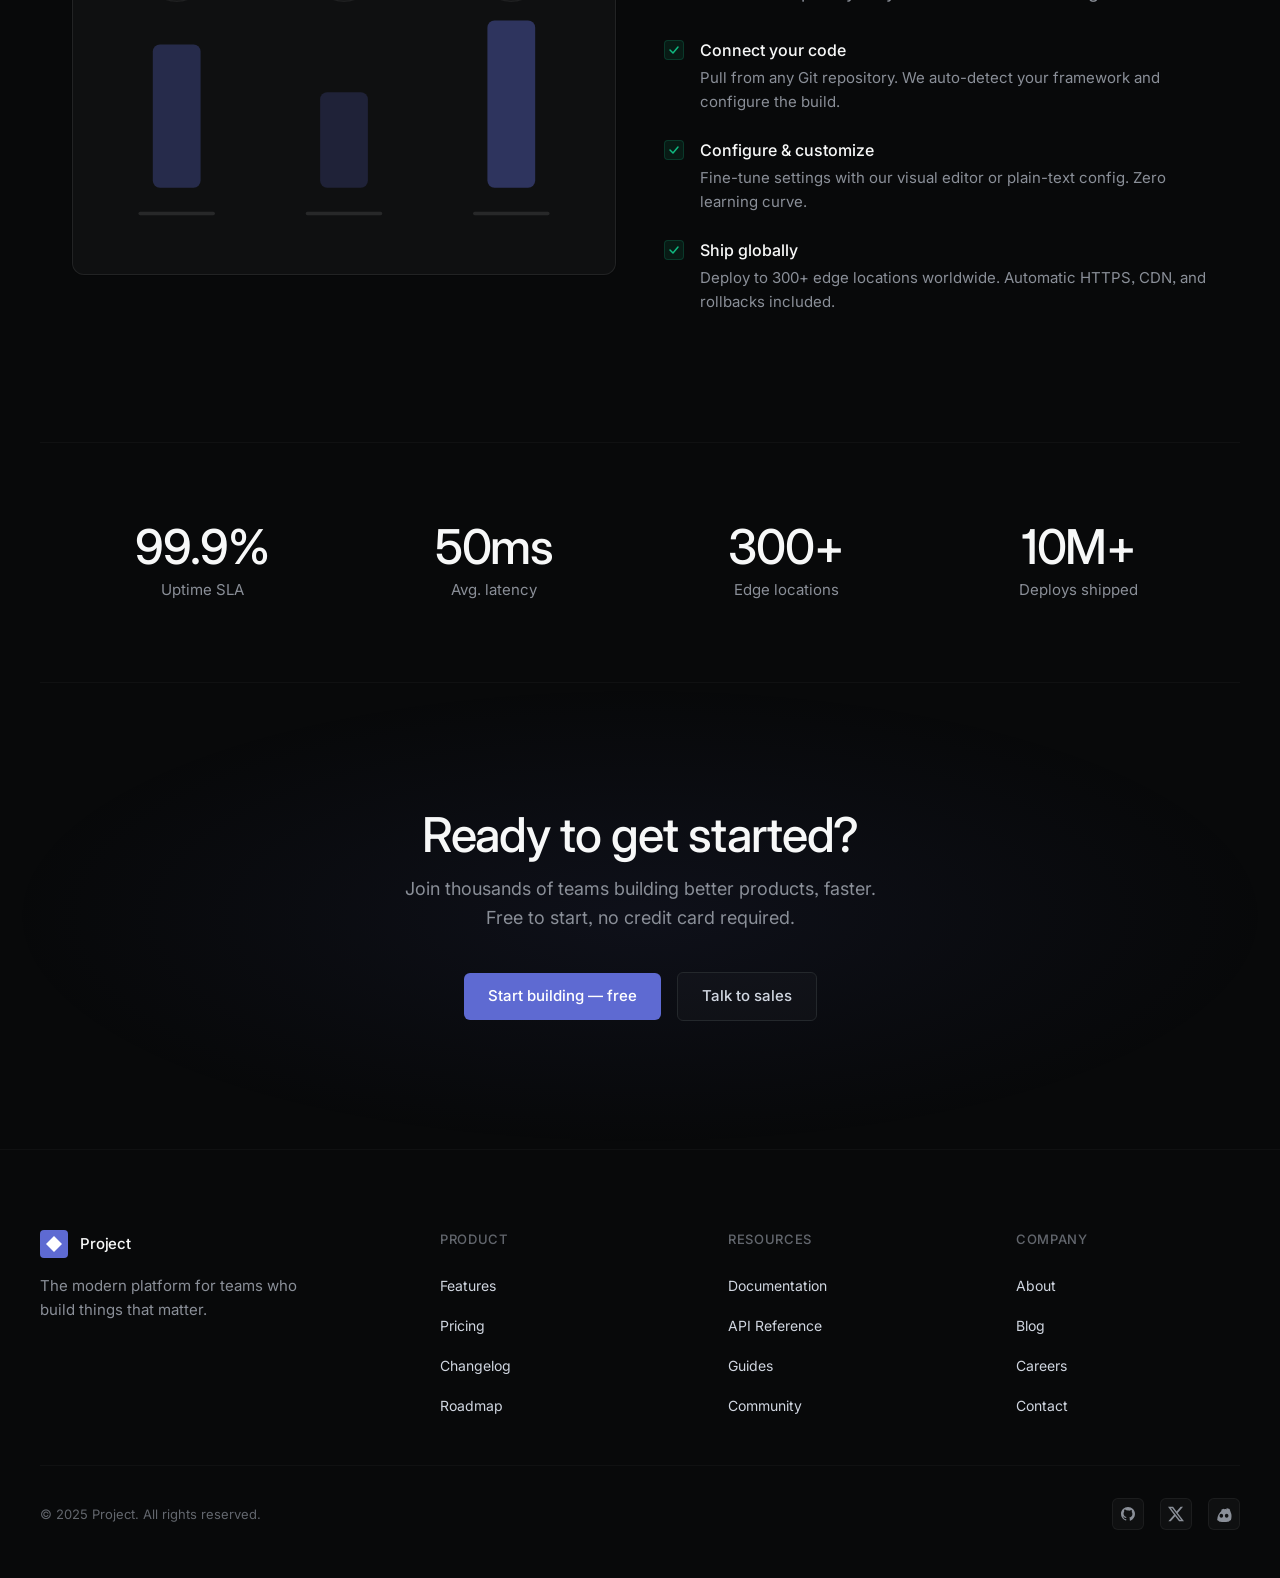
<file: index-linear.html>
<!DOCTYPE html>
<html lang="en">
<head>
  <meta charset="UTF-8">
  <meta name="viewport" content="width=device-width, initial-scale=1.0">
  <title>Project — Build faster, ship smarter</title>
  <link rel="preconnect" href="https://fonts.googleapis.com">
  <link rel="preconnect" href="https://fonts.gstatic.com" crossorigin>
  <link href="https://fonts.googleapis.com/css2?family=Inter:wght@300;400;500;600&family=JetBrains+Mono:wght@400;500&display=swap" rel="stylesheet">
  <style>
    /* ========================================
       DESIGN SYSTEM: Linear.app
       ======================================== */

    :root {
      /* Background Surfaces */
      --bg-canvas: #08090a;
      --bg-panel: #0f1011;
      --bg-surface: #191a1b;
      --bg-secondary: #28282c;
      --bg-hover: #1e1f20;

      /* Text */
      --text-primary: #f7f8f8;
      --text-secondary: #d0d6e0;
      --text-tertiary: #8a8f98;
      --text-quaternary: #62666d;

      /* Accent */
      --accent-brand: #5e6ad2;
      --accent-violet: #7170ff;
      --accent-hover: #828fff;
      --accent-green: #27a644;
      --accent-emerald: #10b981;

      /* Borders */
      --border-primary: rgba(255, 255, 255, 0.05);
      --border-secondary: rgba(255, 255, 255, 0.08);
      --border-tertiary: rgba(255, 255, 255, 0.03);

      /* Spacing */
      --space-4: 4px;
      --space-8: 8px;
      --space-12: 12px;
      --space-16: 16px;
      --space-24: 24px;
      --space-32: 32px;
      --space-40: 40px;
      --space-48: 48px;
      --space-64: 64px;
      --space-80: 80px;
      --space-96: 96px;
      --space-128: 128px;

      /* Radius */
      --radius-sm: 4px;
      --radius-md: 6px;
      --radius-card: 8px;
      --radius-panel: 12px;
      --radius-pill: 9999px;
      --radius-circle: 50%;

      /* Font Feature Settings (Linear's signature) */
      --ff-settings: "cv01", "ss03";
    }

    *, *::before, *::after {
      margin: 0;
      padding: 0;
      box-sizing: border-box;
    }

    html {
      scroll-behavior: smooth;
      -webkit-font-smoothing: antialiased;
      -moz-osx-font-smoothing: grayscale;
    }

    body {
      font-family: 'Inter', system-ui, -apple-system, 'Segoe UI', Roboto, sans-serif;
      font-feature-settings: var(--ff-settings);
      color: var(--text-secondary);
      background: var(--bg-canvas);
      line-height: 1.5;
      overflow-x: hidden;
    }

    /* ========================================
       NAVIGATION
       ======================================== */
    .nav {
      position: fixed;
      top: 0;
      left: 0;
      right: 0;
      z-index: 100;
      background: rgba(15, 16, 17, 0.8);
      backdrop-filter: blur(16px);
      -webkit-backdrop-filter: blur(16px);
      border-bottom: 1px solid var(--border-primary);
      transition: background 0.3s ease;
    }

    .nav-inner {
      max-width: 1200px;
      margin: 0 auto;
      padding: 0 var(--space-32);
      height: var(--space-64);
      display: flex;
      align-items: center;
      justify-content: space-between;
    }

    .nav-brand {
      display: flex;
      align-items: center;
      gap: var(--space-12);
      text-decoration: none;
      color: var(--text-primary);
      font-weight: 510;
      font-size: 15px;
      letter-spacing: -0.165px;
    }

    .nav-logo {
      width: 28px;
      height: 28px;
      background: var(--accent-brand);
      border-radius: var(--radius-sm);
      display: flex;
      align-items: center;
      justify-content: center;
    }

    .nav-logo svg {
      width: 16px;
      height: 16px;
      fill: white;
    }

    .nav-links {
      display: flex;
      align-items: center;
      gap: var(--space-32);
      list-style: none;
    }

    .nav-links a {
      color: var(--text-secondary);
      text-decoration: none;
      font-size: 13px;
      font-weight: 510;
      letter-spacing: -0.13px;
      transition: color 0.15s ease;
    }

    .nav-links a:hover {
      color: var(--text-primary);
    }

    .nav-cta {
      display: flex;
      align-items: center;
      gap: var(--space-12);
    }

    .btn-ghost {
      display: inline-flex;
      align-items: center;
      justify-content: center;
      padding: var(--space-8) var(--space-16);
      font-size: 13px;
      font-weight: 510;
      font-family: inherit;
      font-feature-settings: var(--ff-settings);
      color: var(--text-secondary);
      background: rgba(255, 255, 255, 0.02);
      border: 1px solid rgba(36, 40, 44, 1);
      border-radius: var(--radius-md);
      cursor: pointer;
      text-decoration: none;
      transition: all 0.15s ease;
      white-space: nowrap;
    }

    .btn-ghost:hover {
      background: rgba(255, 255, 255, 0.04);
      color: var(--text-primary);
    }

    .btn-primary {
      display: inline-flex;
      align-items: center;
      justify-content: center;
      padding: var(--space-8) var(--space-16);
      font-size: 13px;
      font-weight: 510;
      font-family: inherit;
      font-feature-settings: var(--ff-settings);
      color: white;
      background: var(--accent-brand);
      border: none;
      border-radius: var(--radius-md);
      cursor: pointer;
      text-decoration: none;
      transition: background 0.15s ease;
      white-space: nowrap;
    }

    .btn-primary:hover {
      background: var(--accent-hover);
    }

    .nav-mobile-toggle {
      display: none;
      width: 32px;
      height: 32px;
      align-items: center;
      justify-content: center;
      background: none;
      border: none;
      cursor: pointer;
      color: var(--text-secondary);
    }

    /* ========================================
       HERO
       ======================================== */
    .hero {
      min-height: 100vh;
      display: flex;
      flex-direction: column;
      align-items: center;
      justify-content: center;
      text-align: center;
      padding: var(--space-128) var(--space-32) var(--space-96);
      position: relative;
    }

    .hero-eyebrow {
      display: inline-flex;
      align-items: center;
      gap: var(--space-8);
      padding: var(--space-4) var(--space-12);
      font-size: 12px;
      font-weight: 510;
      color: var(--text-secondary);
      background: rgba(255, 255, 255, 0.04);
      border: 1px solid var(--border-primary);
      border-radius: var(--radius-pill);
      margin-bottom: var(--space-32);
    }

    .hero-eyebrow-dot {
      width: 6px;
      height: 6px;
      background: var(--accent-green);
      border-radius: var(--radius-circle);
      animation: pulse 2s ease-in-out infinite;
    }

    @keyframes pulse {
      0%, 100% { opacity: 1; }
      50% { opacity: 0.4; }
    }

    .hero h1 {
      font-size: 72px;
      font-weight: 510;
      line-height: 1.00;
      letter-spacing: -1.584px;
      color: var(--text-primary);
      margin-bottom: var(--space-24);
      max-width: 800px;
    }

    .hero-subtitle {
      font-size: 18px;
      font-weight: 400;
      line-height: 1.60;
      letter-spacing: -0.165px;
      color: var(--text-tertiary);
      max-width: 560px;
      margin-bottom: var(--space-40);
    }

    .hero-actions {
      display: flex;
      align-items: center;
      gap: var(--space-16);
      margin-bottom: var(--space-80);
    }

    .hero-visual {
      position: relative;
      width: 100%;
      max-width: 960px;
      margin: 0 auto;
    }

    .hero-visual-frame {
      background: var(--bg-panel);
      border: 1px solid var(--border-secondary);
      border-radius: var(--radius-panel);
      overflow: hidden;
      box-shadow: 0 0 0 1px rgba(0, 0, 0, 0.2), 0 2px 4px rgba(0, 0, 0, 0.4);
    }

    .hero-visual-bar {
      display: flex;
      align-items: center;
      gap: var(--space-8);
      padding: var(--space-12) var(--space-16);
      border-bottom: 1px solid var(--border-primary);
    }

    .hero-visual-dot {
      width: 8px;
      height: 8px;
      border-radius: var(--radius-circle);
      background: var(--border-secondary);
    }

    .hero-visual-content {
      padding: var(--space-32);
      min-height: 320px;
      display: flex;
      align-items: center;
      justify-content: center;
      background: linear-gradient(180deg, var(--bg-panel) 0%, rgba(25, 26, 27, 0.5) 100%);
    }

    .hero-visual-content svg {
      width: 100%;
      height: auto;
      max-width: 640px;
    }

    /* ========================================
       LOGO STRIP
       ======================================== */
    .logos {
      padding: var(--space-80) var(--space-32);
      text-align: center;
      border-top: 1px solid var(--border-tertiary);
      border-bottom: 1px solid var(--border-tertiary);
    }

    .logos-label {
      font-size: 12px;
      font-weight: 510;
      text-transform: uppercase;
      letter-spacing: 0.1em;
      color: var(--text-quaternary);
      margin-bottom: var(--space-32);
    }

    .logos-strip {
      display: flex;
      align-items: center;
      justify-content: center;
      gap: var(--space-64);
      flex-wrap: wrap;
      max-width: 900px;
      margin: 0 auto;
      opacity: 0.4;
    }

    .logo-item {
      font-size: 18px;
      font-weight: 510;
      color: var(--text-secondary);
      letter-spacing: -0.1px;
    }

    /* ========================================
       SECTION SHARED
       ======================================== */
    .section {
      padding: var(--space-128) var(--space-32);
      max-width: 1200px;
      margin: 0 auto;
    }

    .section-header {
      text-align: center;
      margin-bottom: var(--space-80);
    }

    .section-eyebrow {
      font-size: 12px;
      font-weight: 510;
      text-transform: uppercase;
      letter-spacing: 0.1em;
      color: var(--accent-violet);
      margin-bottom: var(--space-16);
    }

    .section-title {
      font-size: 48px;
      font-weight: 510;
      line-height: 1.00;
      letter-spacing: -1.056px;
      color: var(--text-primary);
      margin-bottom: var(--space-16);
    }

    .section-subtitle {
      font-size: 18px;
      font-weight: 400;
      line-height: 1.60;
      letter-spacing: -0.165px;
      color: var(--text-tertiary);
      max-width: 560px;
      margin: 0 auto;
    }

    /* ========================================
       BENTO GRID
       ======================================== */
    .bento {
      display: grid;
      grid-template-columns: repeat(3, 1fr);
      grid-auto-rows: minmax(200px, auto);
      gap: var(--space-16);
    }

    .bento-card {
      background: rgba(255, 255, 255, 0.02);
      border: 1px solid var(--border-secondary);
      border-radius: var(--radius-card);
      padding: var(--space-32);
      display: flex;
      flex-direction: column;
      transition: all 0.2s ease;
      position: relative;
      overflow: hidden;
    }

    .bento-card:hover {
      background: rgba(255, 255, 255, 0.04);
      border-color: rgba(255, 255, 255, 0.12);
      transform: translateY(-2px);
    }

    .bento-card.span-2 { grid-column: span 2; }
    .bento-card.span-3 { grid-column: span 3; }
    .bento-card.row-2 { grid-row: span 2; }

    .bento-icon {
      width: 40px;
      height: 40px;
      display: flex;
      align-items: center;
      justify-content: center;
      background: rgba(255, 255, 255, 0.04);
      border: 1px solid var(--border-primary);
      border-radius: var(--radius-md);
      margin-bottom: var(--space-24);
      color: var(--accent-violet);
    }

    .bento-icon svg {
      width: 20px;
      height: 20px;
    }

    .bento-title {
      font-size: 20px;
      font-weight: 590;
      line-height: 1.33;
      letter-spacing: -0.24px;
      color: var(--text-primary);
      margin-bottom: var(--space-8);
    }

    .bento-desc {
      font-size: 15px;
      font-weight: 400;
      line-height: 1.60;
      letter-spacing: -0.165px;
      color: var(--text-tertiary);
      flex: 1;
    }

    .bento-visual {
      margin-top: var(--space-24);
      padding: var(--space-16);
      background: var(--bg-panel);
      border: 1px solid var(--border-primary);
      border-radius: var(--radius-md);
      flex: 1;
      display: flex;
      align-items: center;
      justify-content: center;
    }

    /* ========================================
       FEATURES LIST
       ======================================== */
    .features {
      display: grid;
      grid-template-columns: repeat(2, 1fr);
      gap: var(--space-48);
      align-items: center;
    }

    .features-visual {
      background: var(--bg-panel);
      border: 1px solid var(--border-secondary);
      border-radius: var(--radius-panel);
      padding: var(--space-32);
      box-shadow: 0 0 0 1px rgba(0, 0, 0, 0.2);
    }

    .features-content h2 {
      font-size: 48px;
      font-weight: 510;
      line-height: 1.00;
      letter-spacing: -1.056px;
      color: var(--text-primary);
      margin-bottom: var(--space-24);
    }

    .features-content p {
      font-size: 18px;
      font-weight: 400;
      line-height: 1.60;
      color: var(--text-tertiary);
      margin-bottom: var(--space-32);
    }

    .feature-list {
      display: flex;
      flex-direction: column;
      gap: var(--space-24);
    }

    .feature-item {
      display: flex;
      align-items: flex-start;
      gap: var(--space-16);
    }

    .feature-check {
      flex-shrink: 0;
      width: 20px;
      height: 20px;
      display: flex;
      align-items: center;
      justify-content: center;
      background: rgba(16, 185, 129, 0.1);
      border: 1px solid rgba(16, 185, 129, 0.2);
      border-radius: var(--radius-sm);
      color: var(--accent-emerald);
      margin-top: 2px;
    }

    .feature-check svg {
      width: 12px;
      height: 12px;
    }

    .feature-item-text h4 {
      font-size: 16px;
      font-weight: 510;
      line-height: 1.50;
      color: var(--text-primary);
      margin-bottom: var(--space-4);
    }

    .feature-item-text p {
      font-size: 15px;
      font-weight: 400;
      line-height: 1.60;
      color: var(--text-tertiary);
      margin-bottom: 0;
    }

    /* ========================================
       STATS
       ======================================== */
    .stats {
      display: grid;
      grid-template-columns: repeat(4, 1fr);
      gap: var(--space-32);
      padding: var(--space-80) var(--space-32);
      max-width: 1200px;
      margin: 0 auto;
      border-top: 1px solid var(--border-tertiary);
      border-bottom: 1px solid var(--border-tertiary);
    }

    .stat {
      text-align: center;
    }

    .stat-number {
      font-size: 48px;
      font-weight: 510;
      line-height: 1.00;
      letter-spacing: -1.056px;
      color: var(--text-primary);
      margin-bottom: var(--space-8);
    }

    .stat-label {
      font-size: 15px;
      font-weight: 400;
      color: var(--text-tertiary);
    }

    /* ========================================
       CTA
       ======================================== */
    .cta {
      text-align: center;
      padding: var(--space-128) var(--space-32);
      position: relative;
    }

    .cta-bg {
      position: absolute;
      inset: 0;
      background: radial-gradient(ellipse at 50% 50%, rgba(94, 106, 210, 0.08) 0%, transparent 70%);
      pointer-events: none;
    }

    .cta-content {
      position: relative;
      z-index: 1;
    }

    .cta h2 {
      font-size: 48px;
      font-weight: 510;
      line-height: 1.00;
      letter-spacing: -1.056px;
      color: var(--text-primary);
      margin-bottom: var(--space-16);
    }

    .cta p {
      font-size: 18px;
      font-weight: 400;
      line-height: 1.60;
      color: var(--text-tertiary);
      max-width: 480px;
      margin: 0 auto var(--space-40);
    }

    .cta-actions {
      display: flex;
      align-items: center;
      justify-content: center;
      gap: var(--space-16);
    }

    /* ========================================
       FOOTER
       ======================================== */
    .footer {
      border-top: 1px solid var(--border-tertiary);
      padding: var(--space-80) var(--space-32) var(--space-48);
    }

    .footer-inner {
      max-width: 1200px;
      margin: 0 auto;
      display: grid;
      grid-template-columns: 1.5fr repeat(3, 1fr);
      gap: var(--space-64);
    }

    .footer-brand-desc {
      font-size: 15px;
      font-weight: 400;
      line-height: 1.60;
      color: var(--text-tertiary);
      margin-top: var(--space-16);
      max-width: 280px;
    }

    .footer-col-title {
      font-size: 13px;
      font-weight: 510;
      text-transform: uppercase;
      letter-spacing: 0.05em;
      color: var(--text-quaternary);
      margin-bottom: var(--space-24);
    }

    .footer-links {
      list-style: none;
      display: flex;
      flex-direction: column;
      gap: var(--space-16);
    }

    .footer-links a {
      color: var(--text-secondary);
      text-decoration: none;
      font-size: 14px;
      transition: color 0.15s ease;
    }

    .footer-links a:hover {
      color: var(--text-primary);
    }

    .footer-bottom {
      max-width: 1200px;
      margin: var(--space-48) auto 0;
      padding-top: var(--space-32);
      border-top: 1px solid var(--border-tertiary);
      display: flex;
      align-items: center;
      justify-content: space-between;
    }

    .footer-copy {
      font-size: 13px;
      color: var(--text-quaternary);
    }

    .footer-social {
      display: flex;
      gap: var(--space-16);
    }

    .footer-social a {
      width: 32px;
      height: 32px;
      display: flex;
      align-items: center;
      justify-content: center;
      background: rgba(255, 255, 255, 0.03);
      border: 1px solid var(--border-primary);
      border-radius: var(--radius-md);
      color: var(--text-tertiary);
      text-decoration: none;
      transition: all 0.15s ease;
    }

    .footer-social a:hover {
      background: rgba(255, 255, 255, 0.06);
      color: var(--text-primary);
    }

    .footer-social svg {
      width: 16px;
      height: 16px;
    }

    /* ========================================
       RESPONSIVE
       ======================================== */
    @media (max-width: 1024px) {
      .hero h1 { font-size: 56px; letter-spacing: -1.12px; }
      .section-title, .features-content h2, .cta h2 { font-size: 36px; letter-spacing: -0.72px; }
      .stat-number { font-size: 36px; }
      .bento { grid-template-columns: repeat(2, 1fr); }
      .bento-card.span-3 { grid-column: span 2; }
      .features { gap: var(--space-40); }
      .footer-inner { grid-template-columns: repeat(2, 1fr); gap: var(--space-40); }
    }

    @media (max-width: 768px) {
      .nav-links { display: none; }
      .nav-mobile-toggle { display: flex; }
      .hero { padding: var(--space-96) var(--space-24) var(--space-64); min-height: auto; }
      .hero h1 { font-size: 40px; letter-spacing: -0.8px; }
      .hero-subtitle { font-size: 16px; }
      .hero-actions { flex-direction: column; width: 100%; }
      .hero-actions .btn-primary,
      .hero-actions .btn-ghost { width: 100%; }
      .section { padding: var(--space-80) var(--space-24); }
      .bento { grid-template-columns: 1fr; }
      .bento-card.span-2,
      .bento-card.span-3 { grid-column: span 1; }
      .features { grid-template-columns: 1fr; }
      .stats { grid-template-columns: repeat(2, 1fr); gap: var(--space-32); }
      .cta { padding: var(--space-80) var(--space-24); }
      .footer-inner { grid-template-columns: 1fr; gap: var(--space-32); }
      .footer-bottom { flex-direction: column; gap: var(--space-24); align-items: flex-start; }
    }

    @media (max-width: 480px) {
      .hero h1 { font-size: 32px; }
      .section-title, .features-content h2, .cta h2 { font-size: 28px; }
      .stat-number { font-size: 32px; }
      .logos-strip { gap: var(--space-32); }
    }

    /* ========================================
       ANIMATIONS
       ======================================== */
    @keyframes fade-up {
      from {
        opacity: 0;
        transform: translateY(20px);
      }
      to {
        opacity: 1;
        transform: translateY(0);
      }
    }

    .animate-fade-up {
      animation: fade-up 0.6s ease-out forwards;
    }

    .delay-1 { animation-delay: 0.1s; opacity: 0; }
    .delay-2 { animation-delay: 0.2s; opacity: 0; }
    .delay-3 { animation-delay: 0.3s; opacity: 0; }
    .delay-4 { animation-delay: 0.4s; opacity: 0; }
    .delay-5 { animation-delay: 0.5s; opacity: 0; }
  </style>
</head>
<body>

  <!-- ============================================
       NAVIGATION
       ============================================ -->
  <nav class="nav">
    <div class="nav-inner">
      <a href="#" class="nav-brand">
        <div class="nav-logo">
          <svg viewBox="0 0 16 16" xmlns="http://www.w3.org/2000/svg">
            <path d="M8 0L16 8L8 16L0 8z"/>
          </svg>
        </div>
        Project
      </a>

      <ul class="nav-links">
        <li><a href="#features">Features</a></li>
        <li><a href="#how-it-works">How it works</a></li>
        <li><a href="#pricing">Pricing</a></li>
        <li><a href="#docs">Docs</a></li>
      </ul>

      <div class="nav-cta">
        <a href="#" class="btn-ghost">Sign in</a>
        <a href="#" class="btn-primary">Get started</a>
      </div>

      <button class="nav-mobile-toggle" aria-label="Toggle menu">
        <svg width="16" height="16" viewBox="0 0 16 16" fill="none" xmlns="http://www.w3.org/2000/svg">
          <path d="M2 4h12M2 8h12M2 12h12" stroke="currentColor" stroke-width="1.5" stroke-linecap="round"/>
        </svg>
      </button>
    </div>
  </nav>

  <!-- ============================================
       HERO
       ============================================ -->
  <section class="hero">
    <div class="hero-eyebrow animate-fade-up delay-1">
      <span class="hero-eyebrow-dot"></span>
      Now in public beta
    </div>

    <h1 class="animate-fade-up delay-2">
      Build faster.<br>Ship smarter.
    </h1>

    <p class="hero-subtitle animate-fade-up delay-3">
      The modern platform for teams who want to move fast without breaking things. Streamline your workflow, automate the mundane, and focus on what matters.
    </p>

    <div class="hero-actions animate-fade-up delay-4">
      <a href="#" class="btn-primary" style="padding: 12px 24px; font-size: 15px;">
        Start building — free
      </a>
      <a href="#" class="btn-ghost" style="padding: 12px 24px; font-size: 15px;">
        Read the docs
      </a>
    </div>

    <div class="hero-visual animate-fade-up delay-5">
      <div class="hero-visual-frame">
        <div class="hero-visual-bar">
          <span class="hero-visual-dot"></span>
          <span class="hero-visual-dot"></span>
          <span class="hero-visual-dot"></span>
        </div>
        <div class="hero-visual-content">
          <svg viewBox="0 0 640 320" fill="none" xmlns="http://www.w3.org/2000/svg">
            <!-- Dashboard mockup -->
            <rect x="1" y="1" width="638" height="318" rx="8" stroke="rgba(255,255,255,0.05)" fill="none"/>
            <!-- Sidebar -->
            <rect x="1" y="1" width="160" height="318" fill="rgba(255,255,255,0.02)" rx="8"/>
            <rect x="24" y="28" width="80" height="8" rx="2" fill="rgba(255,255,255,0.15)"/>
            <rect x="24" y="56" width="112" height="3" rx="1.5" fill="rgba(255,255,255,0.06)"/>
            <rect x="24" y="68" width="96" height="3" rx="1.5" fill="rgba(255,255,255,0.06)"/>
            <rect x="24" y="80" width="104" height="3" rx="1.5" fill="rgba(255,255,255,0.06)"/>
            <rect x="24" y="92" width="88" height="3" rx="1.5" fill="rgba(255,255,255,0.06)"/>
            <rect x="24" y="104" width="100" height="3" rx="1.5" fill="rgba(255,255,255,0.06)"/>
            <!-- Cards area -->
            <rect x="184" y="20" width="136" height="80" rx="6" fill="rgba(255,255,255,0.02)" stroke="rgba(255,255,255,0.06)"/>
            <rect x="200" y="36" width="60" height="6" rx="1.5" fill="rgba(255,255,255,0.12)"/>
            <rect x="200" y="52" width="96" height="3" rx="1.5" fill="rgba(255,255,255,0.06)"/>
            <rect x="200" y="62" width="72" height="3" rx="1.5" fill="rgba(255,255,255,0.06)"/>
            <rect x="340" y="20" width="136" height="80" rx="6" fill="rgba(255,255,255,0.02)" stroke="rgba(255,255,255,0.06)"/>
            <rect x="356" y="36" width="60" height="6" rx="1.5" fill="rgba(255,255,255,0.12)"/>
            <rect x="356" y="52" width="80" height="3" rx="1.5" fill="rgba(255,255,255,0.06)"/>
            <rect x="356" y="62" width="96" height="3" rx="1.5" fill="rgba(255,255,255,0.06)"/>
            <rect x="496" y="20" width="128" height="80" rx="6" fill="rgba(255,255,255,0.02)" stroke="rgba(255,255,255,0.06)"/>
            <rect x="512" y="36" width="56" height="6" rx="1.5" fill="rgba(255,255,255,0.12)"/>
            <rect x="512" y="52" width="72" height="3" rx="1.5" fill="rgba(255,255,255,0.06)"/>
            <rect x="512" y="62" width="88" height="3" rx="1.5" fill="rgba(255,255,255,0.06)"/>
            <!-- Chart area -->
            <rect x="184" y="116" width="440" height="196" rx="6" fill="rgba(255,255,255,0.02)" stroke="rgba(255,255,255,0.06)"/>
            <!-- Chart bars -->
            <rect x="212" y="240" width="32" height="52" rx="3" fill="rgba(94, 106, 210, 0.4)"/>
            <rect x="260" y="200" width="32" height="92" rx="3" fill="rgba(94, 106, 210, 0.5)"/>
            <rect x="308" y="220" width="32" height="72" rx="3" fill="rgba(94, 106, 210, 0.45)"/>
            <rect x="356" y="180" width="32" height="112" rx="3" fill="rgba(94, 106, 210, 0.55)"/>
            <rect x="404" y="160" width="32" height="132" rx="3" fill="rgba(94, 106, 210, 0.6)"/>
            <rect x="452" y="190" width="32" height="102" rx="3" fill="rgba(94, 106, 210, 0.5)"/>
            <rect x="500" y="140" width="32" height="152" rx="3" fill="rgba(113, 112, 255, 0.7)"/>
            <rect x="548" y="170" width="32" height="122" rx="3" fill="rgba(94, 106, 210, 0.55)"/>
          </svg>
        </div>
      </div>
    </div>
  </section>

  <!-- ============================================
       LOGO STRIP
       ============================================ -->
  <div class="logos">
    <p class="logos-label">Trusted by teams everywhere</p>
    <div class="logos-strip">
      <span class="logo-item">Acme Corp</span>
      <span class="logo-item">Stripe</span>
      <span class="logo-item">Vercel</span>
      <span class="logo-item">Linear</span>
      <span class="logo-item">Notion</span>
      <span class="logo-item">Figma</span>
    </div>
  </div>

  <!-- ============================================
       BENTO FEATURES
       ============================================ -->
  <section class="section" id="features">
    <div class="section-header">
      <p class="section-eyebrow">Features</p>
      <h2 class="section-title">Everything you need,<br>nothing you don't</h2>
      <p class="section-subtitle">A carefully crafted set of tools designed to help your team move faster and build better.</p>
    </div>

    <div class="bento">
      <!-- Card 1: Wide -->
      <div class="bento-card span-2">
        <div class="bento-icon">
          <svg viewBox="0 0 20 20" fill="none" stroke="currentColor" stroke-width="1.5" stroke-linecap="round" stroke-linejoin="round">
            <path d="M4 16l3.5-7L12 14l3.5-8L16 4"/>
            <circle cx="4" cy="16" r="1.5" fill="currentColor" stroke="none"/>
            <circle cx="12" cy="14" r="1.5" fill="currentColor" stroke="none"/>
            <circle cx="16" cy="4" r="1.5" fill="currentColor" stroke="none"/>
          </svg>
        </div>
        <h3 class="bento-title">Real-time collaboration</h3>
        <p class="bento-desc">Work together seamlessly with live cursors, instant sync, and conflict-free editing. Every change is reflected immediately across all connected clients.</p>
        <div class="bento-visual">
          <svg viewBox="0 0 320 120" fill="none" xmlns="http://www.w3.org/2000/svg">
            <rect x="20" y="20" width="120" height="80" rx="6" stroke="rgba(255,255,255,0.06)" fill="rgba(255,255,255,0.01)"/>
            <rect x="36" y="36" width="60" height="3" rx="1.5" fill="rgba(255,255,255,0.12)"/>
            <rect x="36" y="48" width="88" height="3" rx="1.5" fill="rgba(255,255,255,0.06)"/>
            <rect x="36" y="60" width="72" height="3" rx="1.5" fill="rgba(255,255,255,0.06)"/>
            <rect x="36" y="72" width="56" height="3" rx="1.5" fill="rgba(255,255,255,0.06)"/>
            <rect x="160" y="20" width="140" height="80" rx="6" stroke="rgba(255,255,255,0.06)" fill="rgba(255,255,255,0.01)"/>
            <rect x="176" y="36" width="72" height="3" rx="1.5" fill="rgba(255,255,255,0.12)"/>
            <rect x="176" y="48" width="108" height="3" rx="1.5" fill="rgba(255,255,255,0.06)"/>
            <rect x="176" y="60" width="96" height="3" rx="1.5" fill="rgba(255,255,255,0.06)"/>
            <rect x="176" y="72" width="80" height="3" rx="1.5" fill="rgba(255,255,255,0.06)"/>
            <rect x="192" y="84" width="40" height="6" rx="3" fill="rgba(94, 106, 210, 0.5)"/>
            <!-- Sync arrows -->
            <path d="M144 60h16" stroke="rgba(16, 185, 129, 0.5)" stroke-width="1.5" stroke-linecap="round"/>
            <path d="M152 56v8l-4-4 4-4z" fill="rgba(16, 185, 129, 0.5)"/>
            <path d="M160 60h16" stroke="rgba(16, 185, 129, 0.5)" stroke-width="1.5" stroke-linecap="round"/>
            <path d="M176 56v8l-4-4 4-4z" fill="rgba(16, 185, 129, 0.5)"/>
          </svg>
        </div>
      </div>

      <!-- Card 2: Tall -->
      <div class="bento-card row-2">
        <div class="bento-icon">
          <svg viewBox="0 0 20 20" fill="none" stroke="currentColor" stroke-width="1.5" stroke-linecap="round" stroke-linejoin="round">
            <rect x="3" y="3" width="14" height="14" rx="3"/>
            <path d="M7 7h6M7 10h6M7 13h4"/>
          </svg>
        </div>
        <h3 class="bento-title">Automated workflows</h3>
        <p class="bento-desc">Build powerful automation with our visual workflow editor. No code required — just connect actions and let the system handle the rest.</p>
        <div class="bento-visual" style="flex-direction: column; gap: 8px; align-items: stretch;">
          <div style="display: flex; align-items: center; gap: 8px; padding: 8px 0;">
            <div style="width: 8px; height: 8px; border-radius: 50%; background: rgba(16,185,129,0.6); flex-shrink: 0;"></div>
            <div style="height: 3px; width: 48px; border-radius: 1.5px; background: rgba(255,255,255,0.06);"></div>
            <div style="flex: 1;"></div>
            <div style="font-size: 10px; color: var(--text-quaternary); font-weight: 510;">Trigger</div>
          </div>
          <div style="display: flex; align-items: center; gap: 8px; padding: 8px 0;">
            <div style="width: 8px; height: 8px; border-radius: 50%; background: rgba(94,106,210,0.6); flex-shrink: 0;"></div>
            <div style="height: 3px; width: 64px; border-radius: 1.5px; background: rgba(255,255,255,0.06);"></div>
            <div style="flex: 1;"></div>
            <div style="font-size: 10px; color: var(--text-quaternary); font-weight: 510;">Process</div>
          </div>
          <div style="display: flex; align-items: center; gap: 8px; padding: 8px 0;">
            <div style="width: 8px; height: 8px; border-radius: 50%; background: rgba(94,106,210,0.6); flex-shrink: 0;"></div>
            <div style="height: 3px; width: 40px; border-radius: 1.5px; background: rgba(255,255,255,0.06);"></div>
            <div style="flex: 1;"></div>
            <div style="font-size: 10px; color: var(--text-quaternary); font-weight: 510;">Transform</div>
          </div>
          <div style="display: flex; align-items: center; gap: 8px; padding: 8px 0;">
            <div style="width: 8px; height: 8px; border-radius: 50%; background: rgba(16,185,129,0.6); flex-shrink: 0;"></div>
            <div style="height: 3px; width: 56px; border-radius: 1.5px; background: rgba(255,255,255,0.06);"></div>
            <div style="flex: 1;"></div>
            <div style="font-size: 10px; color: var(--text-quaternary); font-weight: 510;">Action</div>
          </div>
        </div>
      </div>

      <!-- Card 3 -->
      <div class="bento-card">
        <div class="bento-icon">
          <svg viewBox="0 0 20 20" fill="none" stroke="currentColor" stroke-width="1.5" stroke-linecap="round" stroke-linejoin="round">
            <path d="M10 2v16M2 10h16"/>
          </svg>
        </div>
        <h3 class="bento-title">Type-safe APIs</h3>
        <p class="bento-desc">Generate typed client libraries automatically from your schema. Zero runtime overhead, full IDE autocomplete.</p>
      </div>

      <!-- Card 4 -->
      <div class="bento-card">
        <div class="bento-icon">
          <svg viewBox="0 0 20 20" fill="none" stroke="currentColor" stroke-width="1.5" stroke-linecap="round" stroke-linejoin="round">
            <circle cx="10" cy="10" r="7"/>
            <path d="M10 7v3l2 2"/>
          </svg>
        </div>
        <h3 class="bento-title">Instant deploys</h3>
        <p class="bento-desc">Push to deploy in under 30 seconds. Zero-config builds with automatic CDN edge distribution worldwide.</p>
      </div>

      <!-- Card 5: Wide -->
      <div class="bento-card span-2">
        <div class="bento-icon">
          <svg viewBox="0 0 20 20" fill="none" stroke="currentColor" stroke-width="1.5" stroke-linecap="round" stroke-linejoin="round">
            <path d="M3 10l4 4L17 6"/>
          </svg>
        </div>
        <h3 class="bento-title">Enterprise-grade security</h3>
        <p class="bento-desc">SOC 2 Type II certified. SSO, RBAC, audit logs, and end-to-end encryption by default. Your data never leaves your region.</p>
      </div>
    </div>
  </section>

  <!-- ============================================
       HOW IT WORKS
       ============================================ -->
  <section class="section" id="how-it-works">
    <div class="features">
      <div class="features-visual">
        <svg viewBox="0 0 400 280" fill="none" xmlns="http://www.w3.org/2000/svg" style="width:100%;height:auto;">
          <!-- Steps visualization -->
          <circle cx="60" cy="60" r="24" stroke="rgba(255,255,255,0.06)" fill="rgba(255,255,255,0.02)"/>
          <text x="60" y="65" text-anchor="middle" fill="rgba(255,255,255,0.3)" font-size="14" font-weight="510">1</text>
          <circle cx="200" cy="60" r="24" stroke="rgba(255,255,255,0.06)" fill="rgba(255,255,255,0.02)"/>
          <text x="200" y="65" text-anchor="middle" fill="rgba(255,255,255,0.3)" font-size="14" font-weight="510">2</text>
          <circle cx="340" cy="60" r="24" stroke="rgba(255,255,255,0.06)" fill="rgba(255,255,255,0.02)"/>
          <text x="340" y="65" text-anchor="middle" fill="rgba(255,255,255,0.3)" font-size="14" font-weight="510">3</text>
          <!-- Connection lines -->
          <line x1="84" y1="60" x2="176" y2="60" stroke="rgba(255,255,255,0.06)" stroke-width="1" stroke-dasharray="4 4"/>
          <line x1="224" y1="60" x2="316" y2="60" stroke="rgba(255,255,255,0.06)" stroke-width="1" stroke-dasharray="4 4"/>
          <!-- Bars below -->
          <rect x="40" y="120" width="40" height="120" rx="6" fill="rgba(94, 106, 210, 0.3)"/>
          <rect x="180" y="160" width="40" height="80" rx="6" fill="rgba(94, 106, 210, 0.2)"/>
          <rect x="320" y="100" width="40" height="140" rx="6" fill="rgba(94, 106, 210, 0.4)"/>
          <!-- Labels -->
          <rect x="28" y="260" width="64" height="3" rx="1.5" fill="rgba(255,255,255,0.1)"/>
          <rect x="168" y="260" width="64" height="3" rx="1.5" fill="rgba(255,255,255,0.1)"/>
          <rect x="308" y="260" width="64" height="3" rx="1.5" fill="rgba(255,255,255,0.1)"/>
        </svg>
      </div>

      <div class="features-content">
        <h2>Three steps to<br>production</h2>
        <p>Get from idea to live in minutes, not months. Our platform handles the complexity so you can focus on building.</p>

        <div class="feature-list">
          <div class="feature-item">
            <div class="feature-check">
              <svg viewBox="0 0 12 12" fill="none" stroke="currentColor" stroke-width="1.5" stroke-linecap="round" stroke-linejoin="round">
                <path d="M2 6l3 3 5-6"/>
              </svg>
            </div>
            <div class="feature-item-text">
              <h4>Connect your code</h4>
              <p>Pull from any Git repository. We auto-detect your framework and configure the build.</p>
            </div>
          </div>
          <div class="feature-item">
            <div class="feature-check">
              <svg viewBox="0 0 12 12" fill="none" stroke="currentColor" stroke-width="1.5" stroke-linecap="round" stroke-linejoin="round">
                <path d="M2 6l3 3 5-6"/>
              </svg>
            </div>
            <div class="feature-item-text">
              <h4>Configure & customize</h4>
              <p>Fine-tune settings with our visual editor or plain-text config. Zero learning curve.</p>
            </div>
          </div>
          <div class="feature-item">
            <div class="feature-check">
              <svg viewBox="0 0 12 12" fill="none" stroke="currentColor" stroke-width="1.5" stroke-linecap="round" stroke-linejoin="round">
                <path d="M2 6l3 3 5-6"/>
              </svg>
            </div>
            <div class="feature-item-text">
              <h4>Ship globally</h4>
              <p>Deploy to 300+ edge locations worldwide. Automatic HTTPS, CDN, and rollbacks included.</p>
            </div>
          </div>
        </div>
      </div>
    </div>
  </section>

  <!-- ============================================
       STATS
       ============================================ -->
  <div class="stats">
    <div class="stat">
      <div class="stat-number">99.9%</div>
      <div class="stat-label">Uptime SLA</div>
    </div>
    <div class="stat">
      <div class="stat-number">50ms</div>
      <div class="stat-label">Avg. latency</div>
    </div>
    <div class="stat">
      <div class="stat-number">300+</div>
      <div class="stat-label">Edge locations</div>
    </div>
    <div class="stat">
      <div class="stat-number">10M+</div>
      <div class="stat-label">Deploys shipped</div>
    </div>
  </div>

  <!-- ============================================
       CTA
       ============================================ -->
  <section class="cta">
    <div class="cta-bg"></div>
    <div class="cta-content">
      <h2>Ready to get started?</h2>
      <p>Join thousands of teams building better products, faster. Free to start, no credit card required.</p>
      <div class="cta-actions">
        <a href="#" class="btn-primary" style="padding: 12px 24px; font-size: 15px;">Start building — free</a>
        <a href="#" class="btn-ghost" style="padding: 12px 24px; font-size: 15px;">Talk to sales</a>
      </div>
    </div>
  </section>

  <!-- ============================================
       FOOTER
       ============================================ -->
  <footer class="footer">
    <div class="footer-inner">
      <div>
        <a href="#" class="nav-brand" style="margin-bottom: 0;">
          <div class="nav-logo">
            <svg viewBox="0 0 16 16" xmlns="http://www.w3.org/2000/svg" width="20" height="20">
              <path d="M8 0L16 8L8 16L0 8z" fill="white"/>
            </svg>
          </div>
          Project
        </a>
        <p class="footer-brand-desc">The modern platform for teams who build things that matter.</p>
      </div>

      <div>
        <h4 class="footer-col-title">Product</h4>
        <ul class="footer-links">
          <li><a href="#">Features</a></li>
          <li><a href="#">Pricing</a></li>
          <li><a href="#">Changelog</a></li>
          <li><a href="#">Roadmap</a></li>
        </ul>
      </div>

      <div>
        <h4 class="footer-col-title">Resources</h4>
        <ul class="footer-links">
          <li><a href="#">Documentation</a></li>
          <li><a href="#">API Reference</a></li>
          <li><a href="#">Guides</a></li>
          <li><a href="#">Community</a></li>
        </ul>
      </div>

      <div>
        <h4 class="footer-col-title">Company</h4>
        <ul class="footer-links">
          <li><a href="#">About</a></li>
          <li><a href="#">Blog</a></li>
          <li><a href="#">Careers</a></li>
          <li><a href="#">Contact</a></li>
        </ul>
      </div>
    </div>

    <div class="footer-bottom">
      <span class="footer-copy">© 2025 Project. All rights reserved.</span>
      <div class="footer-social">
        <a href="#" aria-label="GitHub">
          <svg viewBox="0 0 16 16" fill="currentColor" xmlns="http://www.w3.org/2000/svg">
            <path d="M8 1C4.134 1 1 4.134 1 8c0 3.06 1.986 5.656 4.744 6.588.346.064.45-.15.45-.334v-1.17c-1.934.42-2.34-1.076-2.34-1.076-.316-.802-.772-1.016-.772-1.016-.63-.43.048-.42.048-.42.694.048 1.06.714 1.06.714.616 1.056 1.62.756 2.016.576.064-.448.24-.756.436-.928-1.512-.168-3.102-.756-3.102-3.366 0-.744.264-1.356.7-1.836-.072-.168-.3-1.008.06-2.1 0 0 .588-.186 1.926.72A6.642 6.642 0 018 4.5c.588.006 1.182.078 1.734.216C11.066 3.804 11.652 4 11.652 4c.36 1.092.138 1.932.066 2.1.438.48.696 1.092.696 1.836 0 2.616-1.596 3.192-3.114 3.354.246.21.456.612.456 1.242v1.842c0 .186.108.402.456.334C13.014 13.656 15 11.06 15 8c0-3.866-3.134-7-7-7z"/>
          </svg>
        </a>
        <a href="#" aria-label="Twitter">
          <svg viewBox="0 0 16 16" fill="currentColor" xmlns="http://www.w3.org/2000/svg">
            <path d="M12.6.75h2.454l-5.36 6.142L16 15.25h-4.937l-3.867-5.07-4.425 5.07H.316l5.733-6.57L0 .75h5.063l3.495 4.633L12.601.75Zm-.86 13.028h1.36L4.323 2.145H2.865l8.875 11.633Z"/>
          </svg>
        </a>
        <a href="#" aria-label="Discord">
          <svg viewBox="0 0 16 16" fill="currentColor" xmlns="http://www.w3.org/2000/svg">
            <path d="M13.545 2.907a13.2 13.2 0 00-3.258-1.03.075.075 0 00-.079.038l-.142.283a.078.078 0 00.04.097c.337.137.662.284.97.45a.074.074 0 01.029.105l-.214.268a.076.076 0 01-.079.023 11.36 11.36 0 00-2.833 0 .076.076 0 01-.067-.046l-.137-.283a.075.075 0 00-.104-.026 12.664 12.664 0 00-2.578 1.236.074.074 0 00-.007.112c.22.228.427.47.616.72a.075.075 0 01-.044.118l-.268.134a.076.076 0 01-.07-.002A12.84 12.84 0 001.14 14.18a.075.075 0 00.052.083l.349-.09a.075.075 0 01.07.019c.404.283.836.524 1.294.713a.075.075 0 01.038.11l-.101.303a.077.077 0 00.068.096c3.334.942 6.926.942 10.218 0a.076.076 0 00.061-.08l-.1-.318a.075.075 0 01.038-.11c.459-.19.891-.43 1.294-.713a.075.075 0 01.07-.019l.349.09a.075.075 0 00.053-.083 12.857 12.857 0 00.393-6.418.074.074 0 00-.043-.078zM5.34 11.872c-.985 0-1.797-.908-1.797-2.023s.793-2.023 1.797-2.023 1.812.923 1.797 2.023c0 1.115-.812 2.023-1.797 2.023zm5.32 0c-.985 0-1.797-.908-1.797-2.023s.793-2.023 1.797-2.023 1.812.923 1.797 2.023c0 1.115-.812 2.023-1.797 2.023z"/>
          </svg>
        </a>
      </div>
    </div>
  </footer>

</body>
</html>
</file>
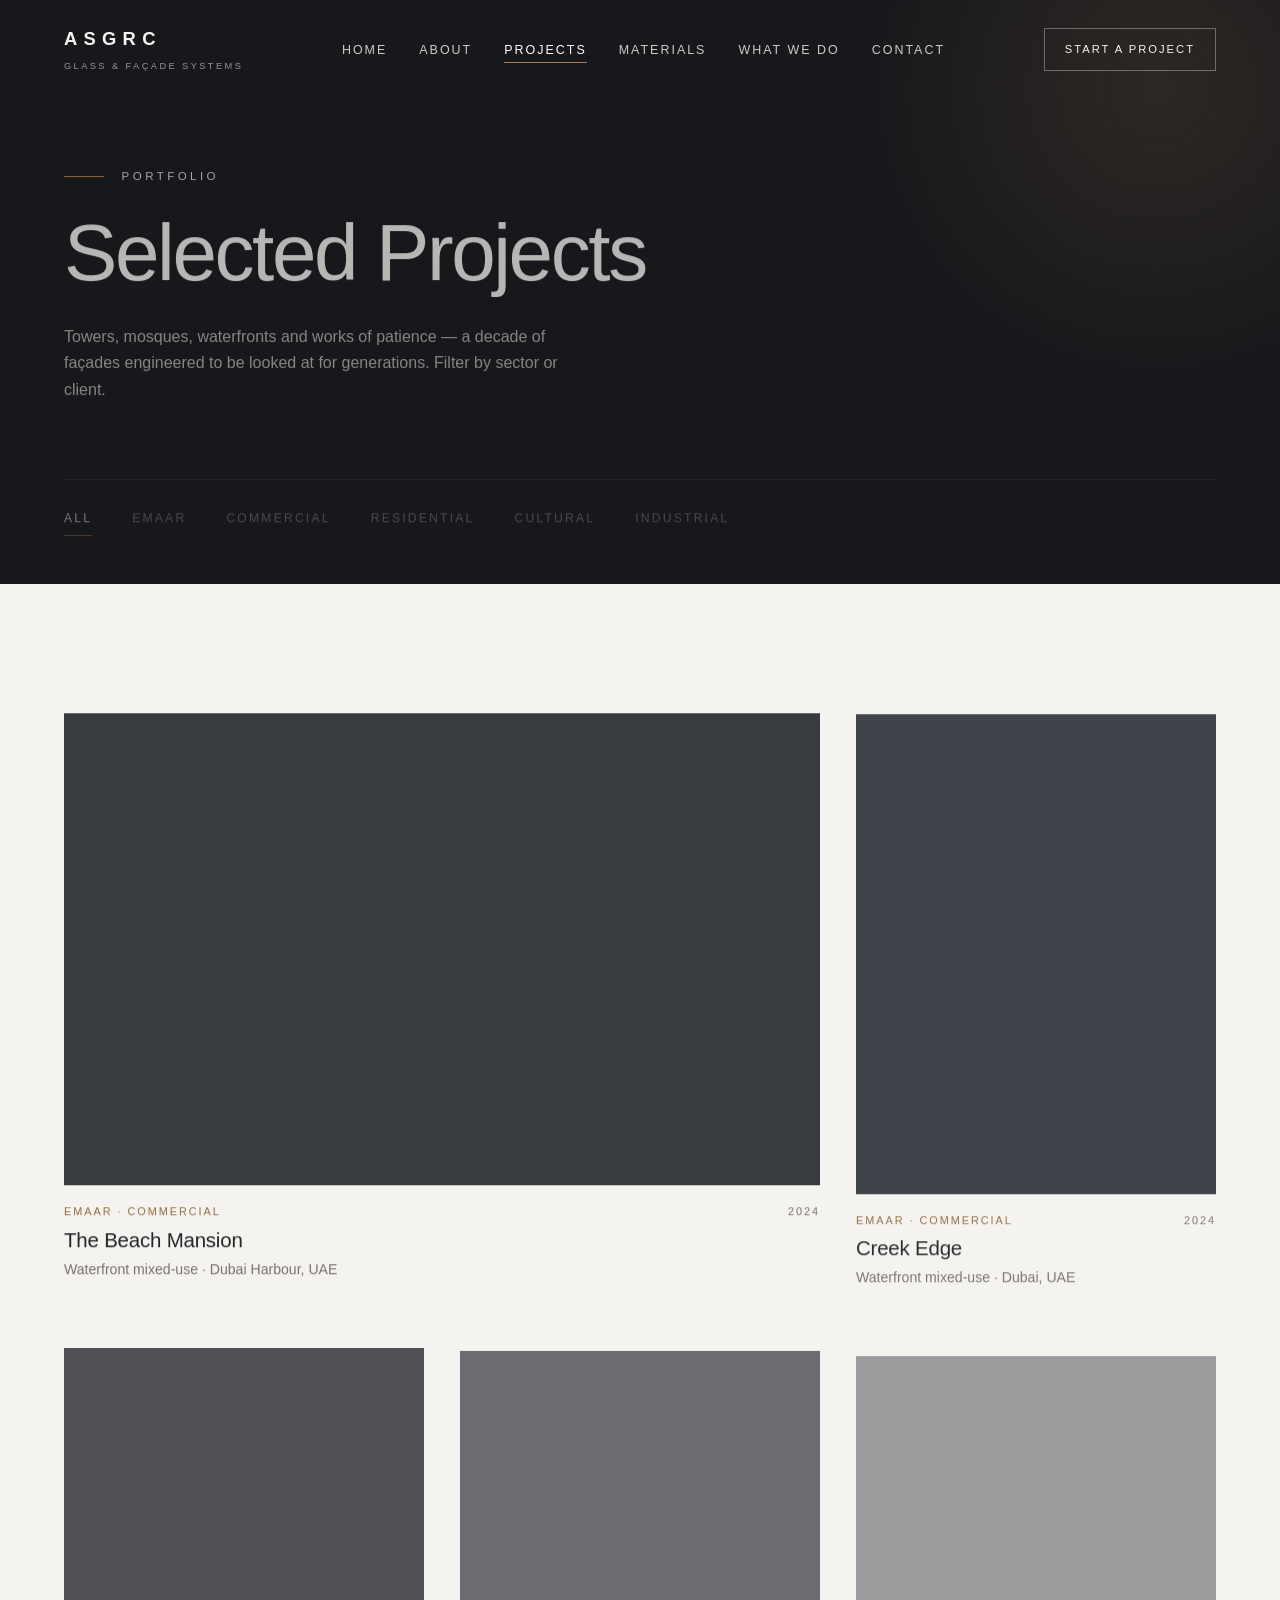
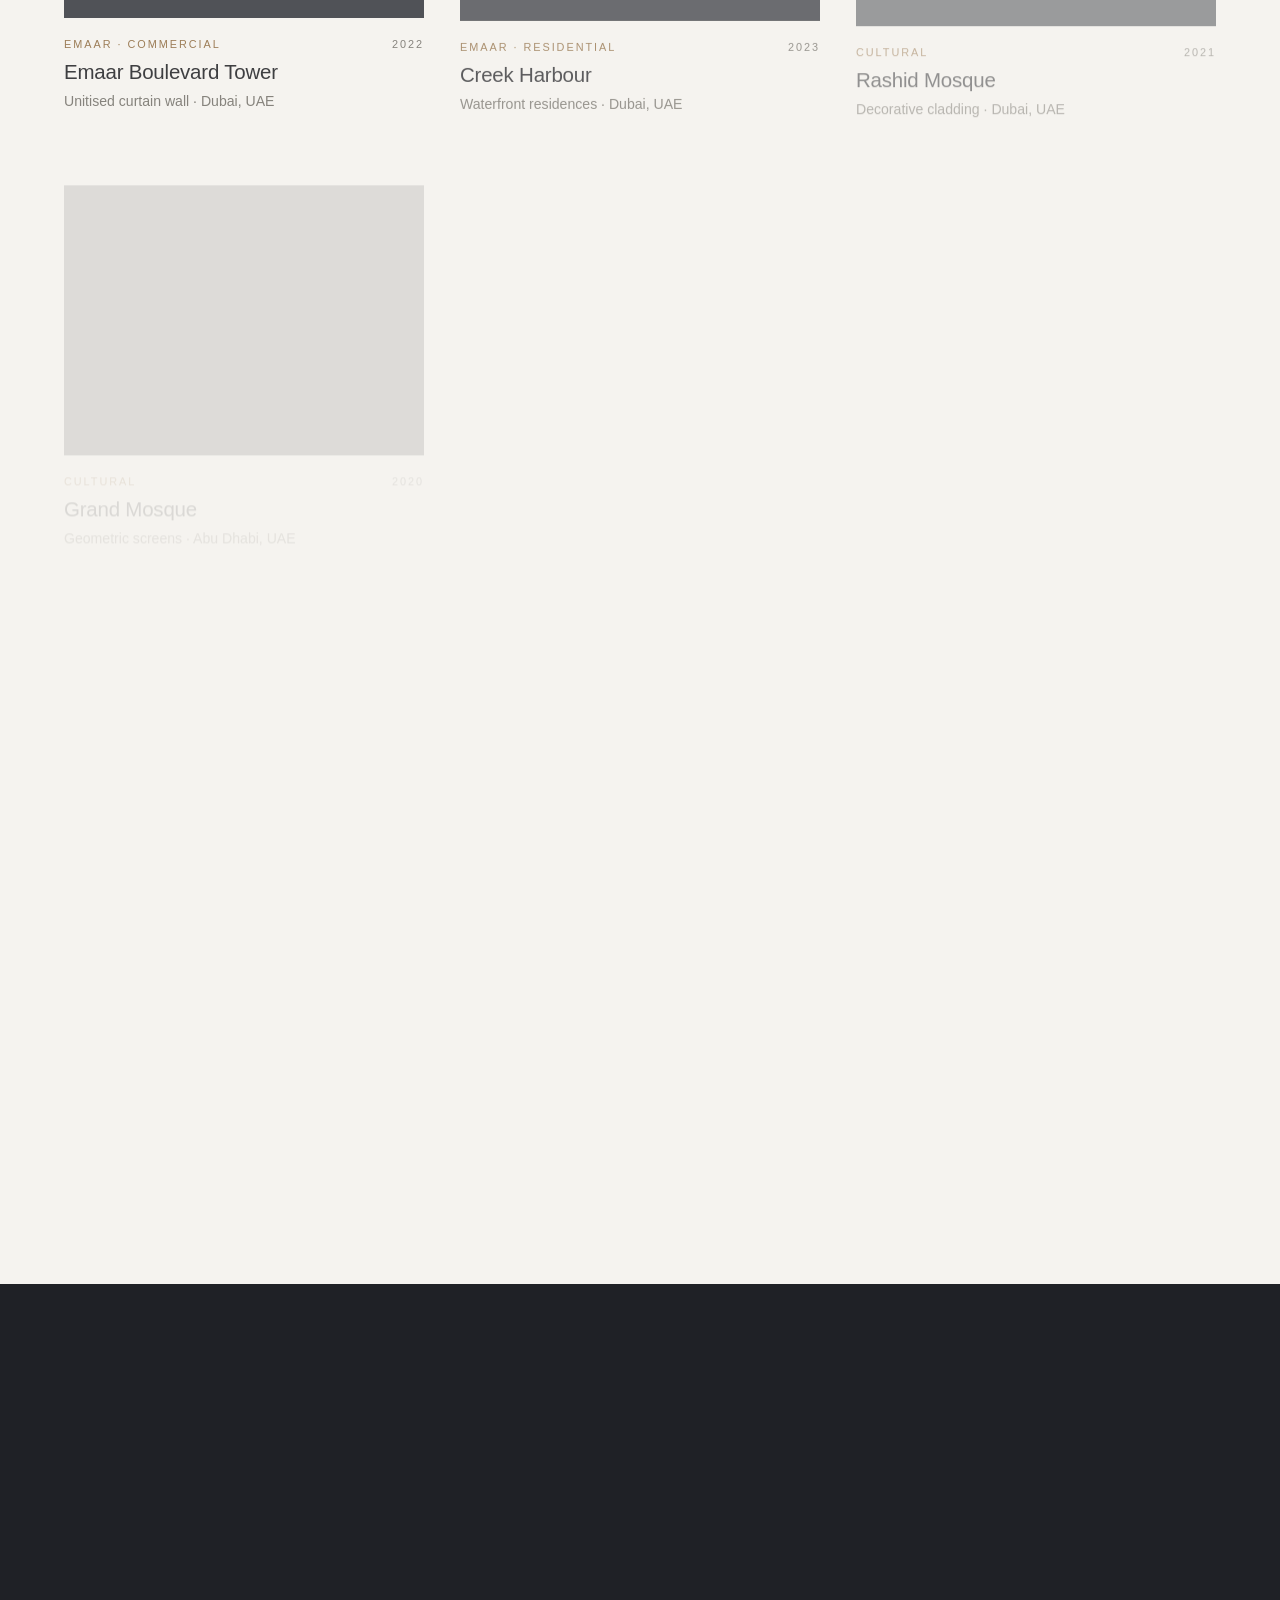
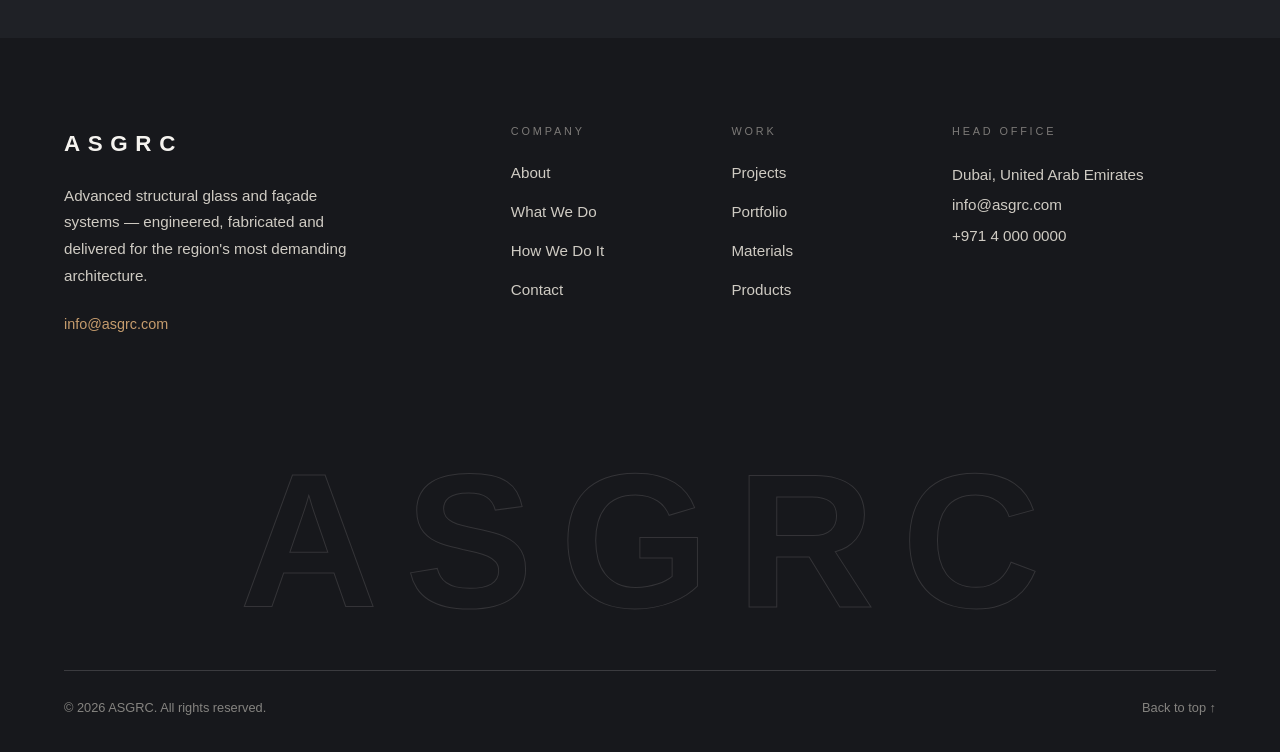
<file: portfolio.html>
<!DOCTYPE html>
<html lang="en">
<head>
  <meta charset="UTF-8">
  <meta name="viewport" content="width=device-width, initial-scale=1.0">
  <title>Portfolio — ASGRC</title>
  <meta name="description" content="The ASGRC portfolio now lives on the Projects page.">
  <meta http-equiv="refresh" content="0; url=projects.html">
  <link rel="canonical" href="projects.html">
  <style>
    /* Minimal standalone fallback — runs before the redirect on slow clients */
    body {
      margin: 0;
      min-height: 100vh;
      display: grid;
      place-items: center;
      background: #17181C;
      color: #F5F3EF;
      font-family: "Inter", "Helvetica Neue", Arial, sans-serif;
      text-align: center;
      padding: 2rem;
    }
    a {
      color: #C69C6D;
      letter-spacing: 0.15em;
      text-transform: uppercase;
      text-decoration: none;
      font-size: 0.85rem;
      border-bottom: 1px solid #A87C4F;
      padding-bottom: 0.3rem;
    }
  </style>
</head>
<body>
  <div>
    <p style="letter-spacing: 0.3em; text-transform: uppercase; font-size: 0.75rem; opacity: 0.6; margin-bottom: 1.25rem;">
      ASGRC — Portfolio
    </p>
    <p style="margin-bottom: 2rem;">Our full portfolio now lives on the Projects page.</p>
    <a href="projects.html">Continue to Projects &rarr;</a>
  </div>
</body>
</html>
</file>
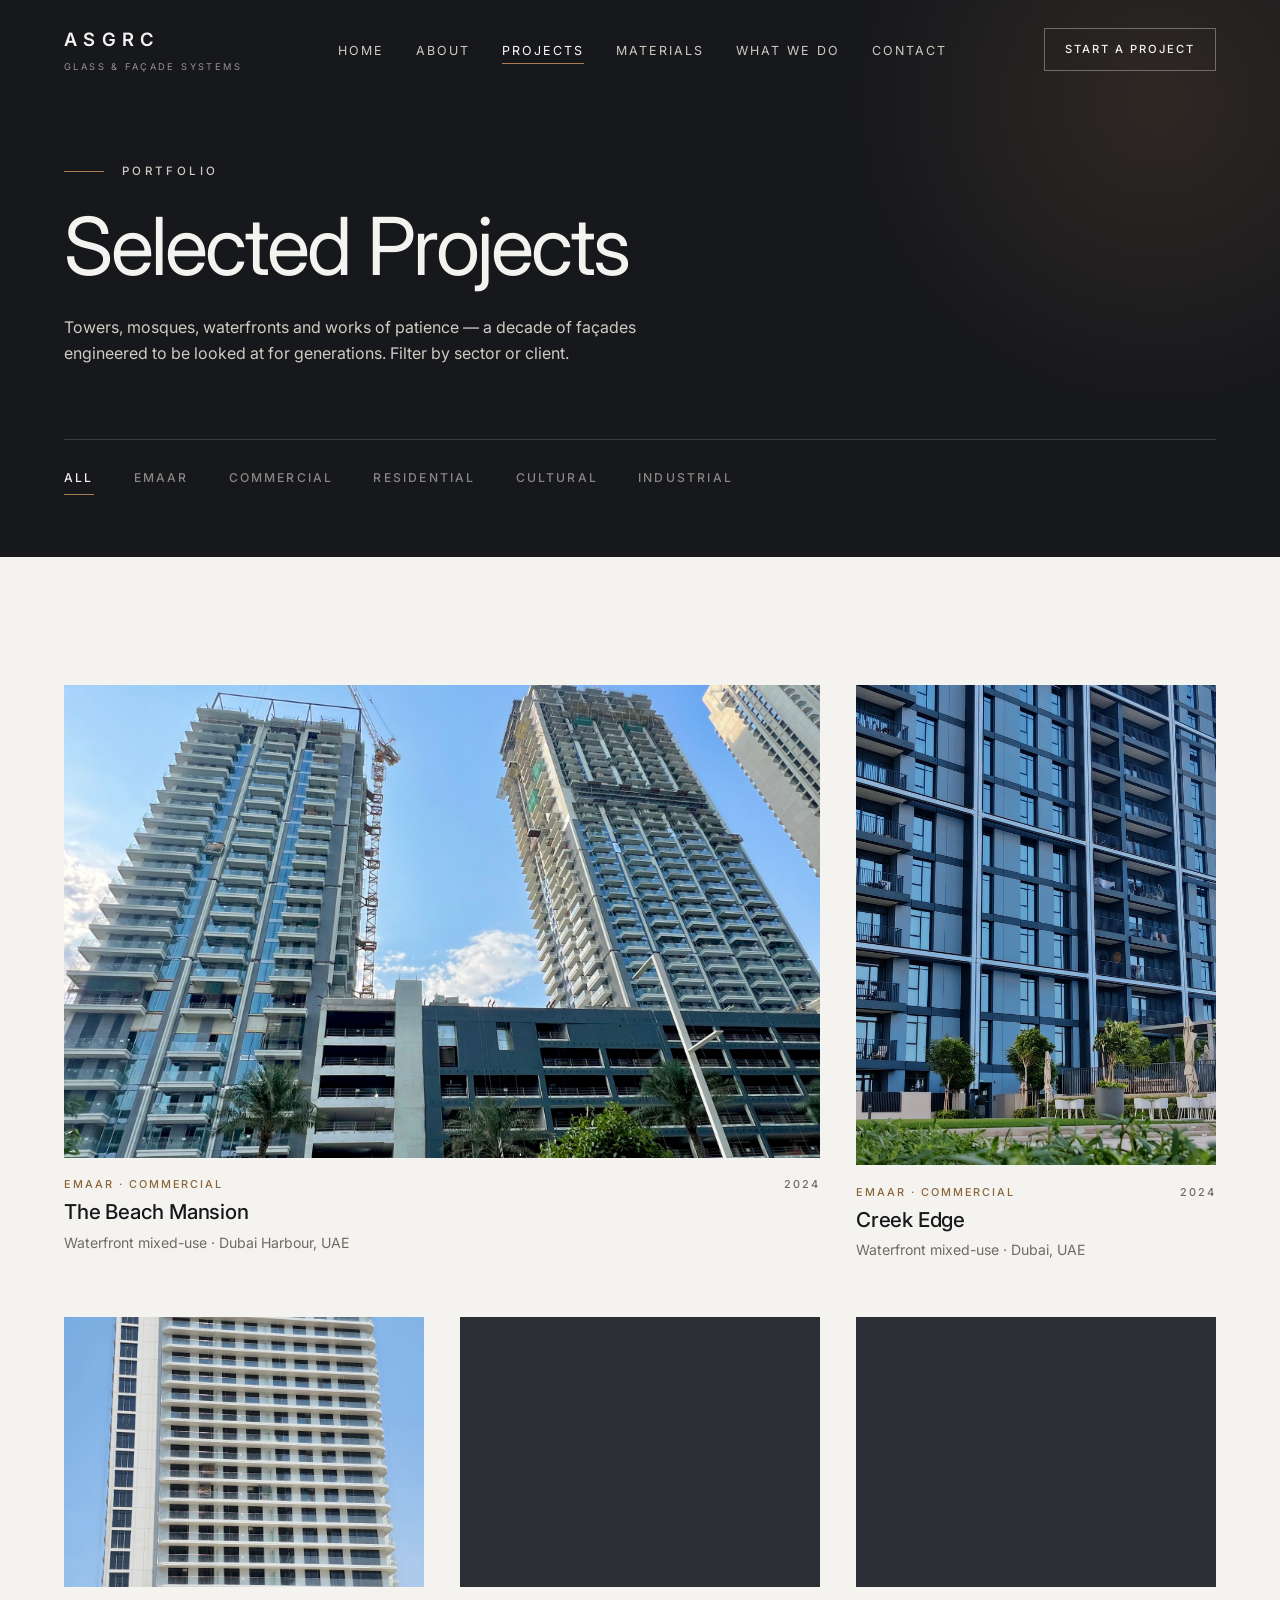
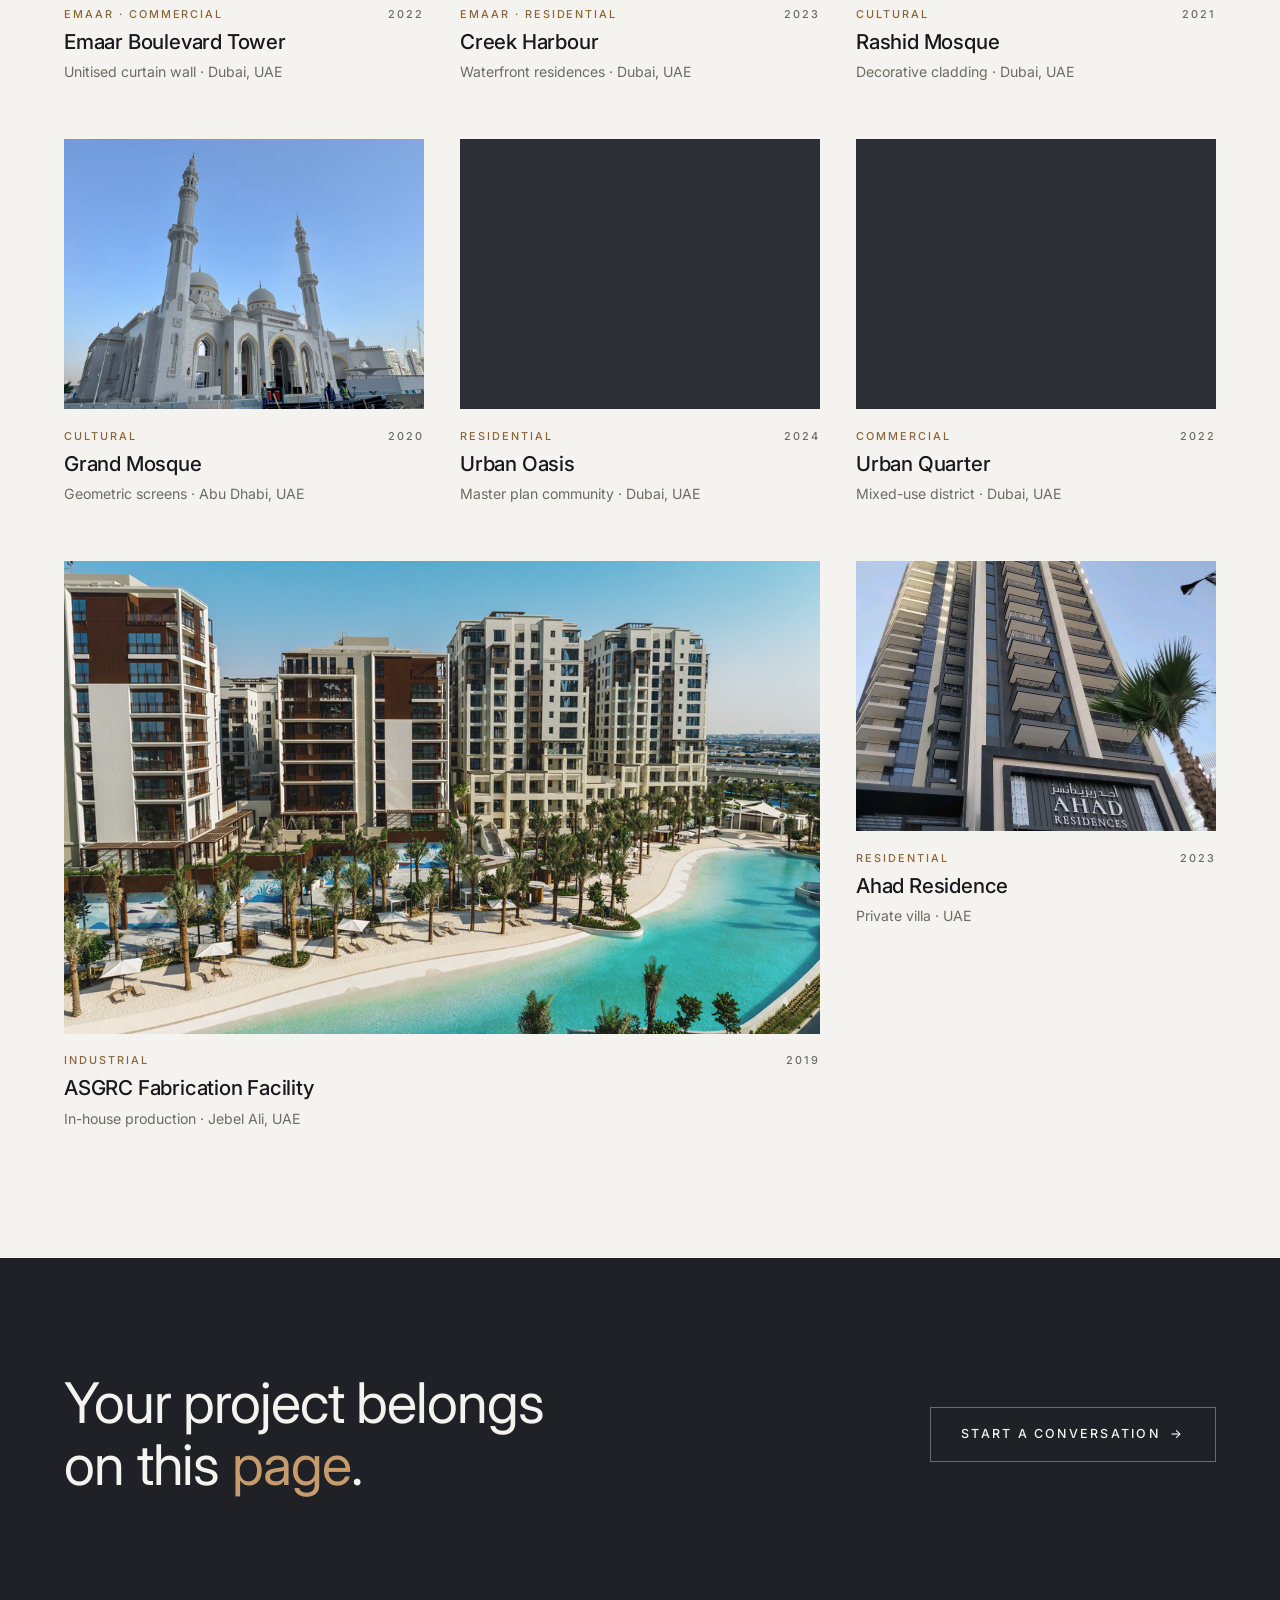
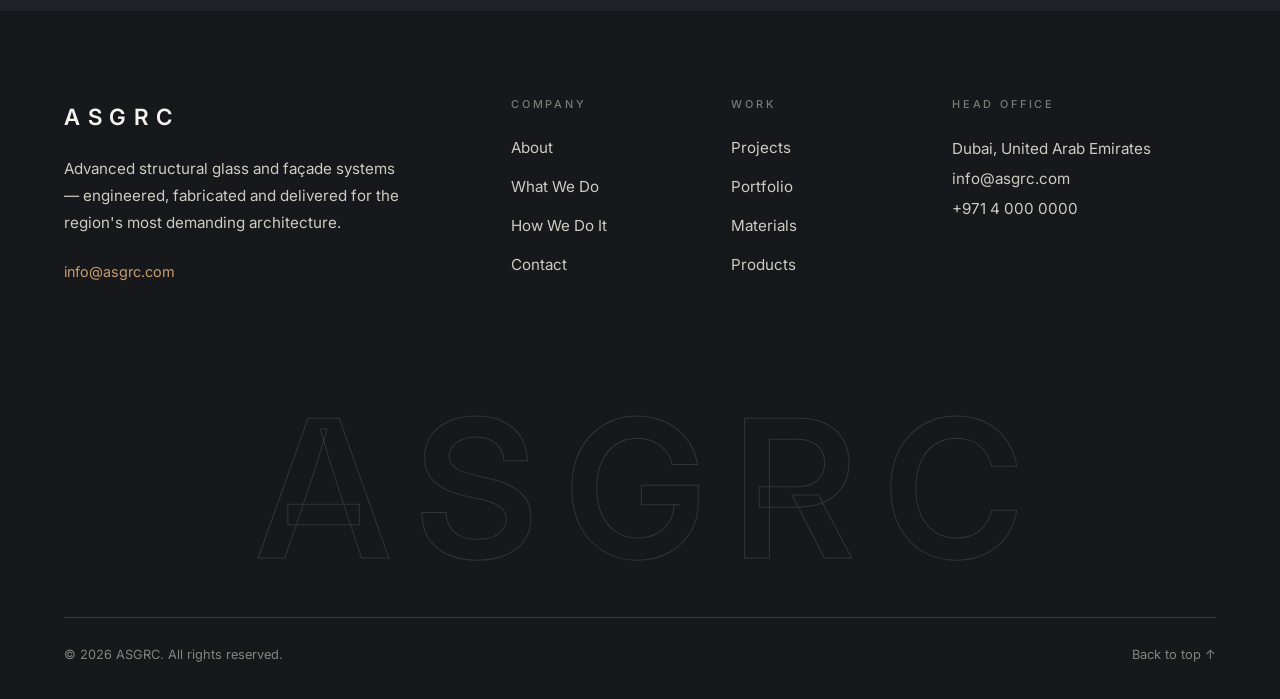
<file: projects.html>
<!DOCTYPE html>
<html lang="en">
<head>
  <meta charset="UTF-8">
  <meta name="viewport" content="width=device-width, initial-scale=1.0">
  <title>Projects — ASGRC</title>
  <meta name="description" content="Selected ASGRC projects — structural glass, façade systems and GRC cladding for commercial towers, cultural landmarks, residential communities and industrial facilities.">
  <link rel="icon" type="image/png" href="assets/img/asgrc-logo.png">

  <!-- Progressive-enhancement flag: reveal animations only run when JS is on -->
  <script>document.documentElement.classList.add('js');</script>

  <link rel="preconnect" href="https://fonts.googleapis.com">
  <link rel="preconnect" href="https://fonts.gstatic.com" crossorigin>
  <link href="https://fonts.googleapis.com/css2?family=Inter:wght@300;400;500;600&display=swap" rel="stylesheet">

  <link rel="stylesheet" href="css/style.css">
  <script src="js/main.js" defer></script>
</head>
<body id="top">
  <a class="skip-link" href="#main">Skip to content</a>

  <!-- ================= HEADER ================= -->
  <header class="site-header" data-header>
    <div class="container site-header__inner">
      <a class="brand" href="index.html" aria-label="ASGRC — home">
        <span class="brand__mark">ASGRC</span>
        <span class="brand__sub">Glass &amp; Façade Systems</span>
      </a>

      <nav class="site-nav" aria-label="Primary">
        <ul class="site-nav__list">
          <li><a class="site-nav__link" href="index.html">Home</a></li>
          <li><a class="site-nav__link" href="about.html">About</a></li>
          <li><a class="site-nav__link" href="projects.html" aria-current="page">Projects</a></li>
          <li><a class="site-nav__link" href="materials.html">Materials</a></li>
          <li><a class="site-nav__link" href="what-we-do.html">What We Do</a></li>
          <li><a class="site-nav__link" href="contact.html">Contact</a></li>
        </ul>
      </nav>

      <a class="btn btn--ghost btn--sm header__cta" href="contact.html">Start a Project</a>

      <button class="menu-toggle" type="button" data-menu-toggle aria-expanded="false" aria-controls="site-menu">
        <span class="menu-toggle__box" aria-hidden="true">
          <span class="menu-toggle__line"></span>
          <span class="menu-toggle__line"></span>
        </span>
        <span class="menu-toggle__label">
          <span class="is-closed-text">Menu</span>
          <span class="is-open-text">Close</span>
        </span>
      </button>
    </div>
  </header>

  <!-- Mobile fullscreen menu -->
  <div class="mobile-menu" id="site-menu" data-menu aria-hidden="true">
    <nav aria-label="Mobile">
      <ul class="mobile-menu__list">
        <li><a href="index.html">Home</a></li>
        <li><a href="about.html">About</a></li>
        <li><a href="what-we-do.html">What We Do</a></li>
        <li><a href="how-we-do-it.html">How We Do It</a></li>
        <li><a href="projects.html" aria-current="page">Projects</a></li>
        <li><a href="materials.html">Materials</a></li>
        <li><a href="products.html">Products</a></li>
        <li><a href="contact.html">Contact</a></li>
      </ul>
    </nav>
    <div class="mobile-menu__foot">
      <a href="mailto:info@asgrc.com">info@asgrc.com</a>
      <a href="tel:+97140000000">+971 4 000 0000</a>
    </div>
  </div>

  <main id="main">

    <!-- ================= PAGE HERO + FILTERS ================= -->
    <section class="page-hero" aria-labelledby="projects-title">
      <div class="container">
        <p class="page-hero__kicker" data-reveal>Portfolio</p>
        <h1 class="page-hero__title" id="projects-title" data-reveal style="--reveal-delay:.06s">
          Selected Projects
        </h1>
        <p class="page-hero__lede" data-reveal style="--reveal-delay:.12s">
          Towers, mosques, waterfronts and works of patience — a decade of façades
          engineered to be looked at for generations. Filter by sector or client.
        </p>

        <div class="filter-bar" role="group" aria-label="Filter projects by category" data-filter-group data-reveal style="--reveal-delay:.18s">
          <button type="button" class="filter-bar__btn is-active" data-filter="all" aria-pressed="true">All</button>
          <button type="button" class="filter-bar__btn" data-filter="emaar" aria-pressed="false">Emaar</button>
          <button type="button" class="filter-bar__btn" data-filter="commercial" aria-pressed="false">Commercial</button>
          <button type="button" class="filter-bar__btn" data-filter="residential" aria-pressed="false">Residential</button>
          <button type="button" class="filter-bar__btn" data-filter="cultural" aria-pressed="false">Cultural</button>
          <button type="button" class="filter-bar__btn" data-filter="industrial" aria-pressed="false">Industrial</button>
        </div>
      </div>
    </section>

    <!-- ================= PROJECTS GRID ================= -->
    <section class="section" aria-label="Project list">
      <div class="container">
        <div class="projects-grid">

          <article class="card card--wide" data-category="commercial">
            <figure class="card__media">
              <img src="assets/img/projects/Beach Mansion_B5.jpeg.jpeg" alt="The Beach Mansion waterfront tower with sculptural glass façade and premium finishes" loading="lazy" decoding="async">
            </figure>
            <div class="card__body">
              <p class="card__meta"><span class="card__tag">Emaar · Commercial</span><span class="card__year">2024</span></p>
              <h2 class="card__title">The Beach Mansion</h2>
              <p class="card__loc">Waterfront mixed-use · Dubai Harbour, UAE</p>
            </div>
          </article>

          <article class="card card--tall" data-category="emaar commercial">
            <figure class="card__media">
              <img src="assets/img/projects/Creek Edge_1(3).jpeg.jpeg" alt="Creek Edge mixed-use development with glazed façades overlooking the water" loading="lazy" decoding="async">
            </figure>
            <div class="card__body">
              <p class="card__meta"><span class="card__tag">Emaar · Commercial</span><span class="card__year">2024</span></p>
              <h2 class="card__title">Creek Edge</h2>
              <p class="card__loc">Waterfront mixed-use · Dubai, UAE</p>
            </div>
          </article>

          <article class="card" data-category="emaar commercial">
            <figure class="card__media">
              <img src="assets/img/projects/Palace Beach Residence_PB1.jpeg.jpeg" alt="Palace Beach Residence with luxury curtain wall systems" loading="lazy" decoding="async">
            </figure>
            <div class="card__body">
              <p class="card__meta"><span class="card__tag">Emaar · Commercial</span><span class="card__year">2022</span></p>
              <h2 class="card__title">Emaar Boulevard Tower</h2>
              <p class="card__loc">Unitised curtain wall · Dubai, UAE</p>
            </div>
          </article>

          <article class="card" data-category="emaar residential">
            <figure class="card__media">
              <img src="assets/img/projects/Creek Edge_2(3).jpeg.jpeg" alt="Creek Edge residential tower with modern glass envelope" loading="lazy" decoding="async">
            </figure>
            <div class="card__body">
              <p class="card__meta"><span class="card__tag">Emaar · Residential</span><span class="card__year">2023</span></p>
              <h2 class="card__title">Creek Harbour</h2>
              <p class="card__loc">Waterfront residences · Dubai, UAE</p>
            </div>
          </article>

          <article class="card" data-category="cultural">
            <figure class="card__media">
              <img src="assets/img/projects/Badr Masjid_Badr_Mosque_2.jpg.jpg" alt="Badr Mosque with ornate decorative cladding and geometric details" loading="lazy" decoding="async">
            </figure>
            <div class="card__body">
              <p class="card__meta"><span class="card__tag">Cultural</span><span class="card__year">2021</span></p>
              <h2 class="card__title">Rashid Mosque</h2>
              <p class="card__loc">Decorative cladding · Dubai, UAE</p>
            </div>
          </article>

          <article class="card" data-category="cultural">
            <figure class="card__media">
              <img src="assets/img/projects/Mosque, Dubai Harbour_1.jpeg.jpeg" alt="Grand mosque project with intricate façade screen patterns" loading="lazy" decoding="async">
            </figure>
            <div class="card__body">
              <p class="card__meta"><span class="card__tag">Cultural</span><span class="card__year">2020</span></p>
              <h2 class="card__title">Grand Mosque</h2>
              <p class="card__loc">Geometric screens · Abu Dhabi, UAE</p>
            </div>
          </article>

          <article class="card" data-category="residential">
            <figure class="card__media">
              <img src="assets/img/projects/Urban Oasis Tower_1.jpeg.jpeg" alt="Urban Oasis residential tower with landscaped façades" loading="lazy" decoding="async">
            </figure>
            <div class="card__body">
              <p class="card__meta"><span class="card__tag">Residential</span><span class="card__year">2024</span></p>
              <h2 class="card__title">Urban Oasis</h2>
              <p class="card__loc">Master plan community · Dubai, UAE</p>
            </div>
          </article>

          <article class="card" data-category="commercial">
            <figure class="card__media">
              <img src="assets/img/projects/Urban Oasis Tower_2.jpeg.jpeg" alt="Urban Oasis mixed-use district with glass cladding systems" loading="lazy" decoding="async">
            </figure>
            <div class="card__body">
              <p class="card__meta"><span class="card__tag">Commercial</span><span class="card__year">2022</span></p>
              <h2 class="card__title">Urban Quarter</h2>
              <p class="card__loc">Mixed-use district · Dubai, UAE</p>
            </div>
          </article>

          <article class="card card--wide" data-category="industrial">
            <figure class="card__media">
              <img src="assets/img/projects/Creek beach_Creek_beach.jpg.jpg" alt="Creek Beach development with premium architectural finishes" loading="lazy" decoding="async">
            </figure>
            <div class="card__body">
              <p class="card__meta"><span class="card__tag">Industrial</span><span class="card__year">2019</span></p>
              <h2 class="card__title">ASGRC Fabrication Facility</h2>
              <p class="card__loc">In-house production · Jebel Ali, UAE</p>
            </div>
          </article>

          <article class="card" data-category="residential">
            <figure class="card__media">
              <img src="assets/img/projects/Ahad Residences_1.jpg.jpg" alt="Ahad Residence with custom glazing and refined exterior details" loading="lazy" decoding="async">
            </figure>
            <div class="card__body">
              <p class="card__meta"><span class="card__tag">Residential</span><span class="card__year">2023</span></p>
              <h2 class="card__title">Ahad Residence</h2>
              <p class="card__loc">Private villa · UAE</p>
            </div>
          </article>

        </div>
      </div>
    </section>

    <!-- ================= CTA BAND ================= -->
    <section class="cta-band" aria-labelledby="cta-title">
      <div class="container cta-band__inner">
        <h2 class="cta-band__title" id="cta-title" data-reveal>
          Your project belongs<br>on this <em>page</em>.
        </h2>
        <a class="btn btn--ghost" href="contact.html" data-reveal style="--reveal-delay:.1s">
          Start a Conversation <span aria-hidden="true">&rarr;</span>
        </a>
      </div>
    </section>
  </main>

  <!-- ================= FOOTER ================= -->
  <footer class="site-footer">
    <div class="container">
      <div class="footer__top">
        <div class="footer__brand">
          <span class="brand__mark">ASGRC</span>
          <p>
            Advanced structural glass and façade systems — engineered, fabricated
            and delivered for the region's most demanding architecture.
          </p>
          <a class="footer__mail" href="mailto:info@asgrc.com">info@asgrc.com</a>
        </div>

        <nav aria-label="Company">
          <h3 class="footer__heading">Company</h3>
          <ul class="footer__list">
            <li><a href="about.html">About</a></li>
            <li><a href="what-we-do.html">What We Do</a></li>
            <li><a href="how-we-do-it.html">How We Do It</a></li>
            <li><a href="contact.html">Contact</a></li>
          </ul>
        </nav>

        <nav aria-label="Work">
          <h3 class="footer__heading">Work</h3>
          <ul class="footer__list">
            <li><a href="projects.html">Projects</a></li>
            <li><a href="portfolio.html">Portfolio</a></li>
            <li><a href="materials.html">Materials</a></li>
            <li><a href="products.html">Products</a></li>
          </ul>
        </nav>

        <div class="footer__address-col">
          <h3 class="footer__heading">Head Office</h3>
          <address class="footer__address">
            Dubai, United Arab Emirates<br>
            <a href="mailto:info@asgrc.com">info@asgrc.com</a><br>
            <a href="tel:+97140000000">+971 4 000 0000</a>
          </address>
        </div>
      </div>

      <p class="footer__watermark" aria-hidden="true">ASGRC</p>

      <div class="footer__bar">
        <p>&copy; <span data-year>2026</span> ASGRC. All rights reserved.</p>
        <a href="#top">Back to top &uarr;</a>
      </div>
    </div>
  </footer>
</body>
</html>
</file>
<file: css/style.css>
/* ==========================================================================
   ASGRC — "Hermès" Redesign · Global Stylesheet
   Advanced Structural Glass & Façade Systems
   --------------------------------------------------------------------------
   01. Design tokens        06. Hero            11. CTA band
   02. Reset & base         07. Marquee         12. Footer
   03. Type & buttons       08. Split / About   13. Page hero (projects)
   04. Layout               09. Cards & grids   14. Filter bar
   05. Header & nav         10. Capabilities    15. Motion & responsive
   ========================================================================== */

/* ------------------------------------------------------------------ 01 · Tokens */
:root {
  /* Palette — charcoal, concrete, off-white, muted bronze */
  --clr-ink:         #17181C;
  --clr-ink-soft:    #1F2126;
  --clr-slate:       #2C2F36;
  --clr-graphite:    #6E6B64;   /* secondary text on light  */
  --clr-concrete:    #9C988F;   /* hairlines on light       */
  --clr-mist:        #CFCBC3;   /* secondary text on dark   */
  --clr-paper:       #F5F3EF;
  --clr-white:       #FDFCFA;
  --clr-body:        #4E5157;   /* long-form text on light  */
  --clr-bronze:      #A87C4F;   /* accent — decor, large type */
  --clr-bronze-soft: #C69C6D;   /* accent on dark bg        */
  --clr-bronze-deep: #8A6538;   /* accent — small text on light */
  --clr-line:        rgba(23, 24, 28, 0.14);
  --clr-line-inv:    rgba(245, 243, 239, 0.16);

  /* Type */
  --ff-sans: "Inter", "Montserrat", "Helvetica Neue", Helvetica, Arial, sans-serif;
  --fs-display: clamp(2.9rem, 8vw, 6.5rem);
  --fs-h2: clamp(2rem, 4.2vw, 3.4rem);

  /* Rhythm */
  --container: 1360px;
  --gutter: clamp(1.25rem, 5vw, 5rem);
  --section-y: clamp(4.5rem, 10vw, 9rem);
  --ease:      cubic-bezier(0.22, 0.61, 0.21, 1);
  --ease-out:  cubic-bezier(0.16, 1, 0.3, 1);
}

/* ------------------------------------------------------------------ 02 · Reset & base */
*,
*::before,
*::after { box-sizing: border-box; margin: 0; padding: 0; }

html {
  scroll-behavior: smooth;
  scroll-padding-top: 6rem;
  -webkit-text-size-adjust: 100%;
}

body {
  font-family: var(--ff-sans);
  font-size: 1rem;
  line-height: 1.65;
  color: var(--clr-ink);
  background: var(--clr-paper);
  -webkit-font-smoothing: antialiased;
  text-rendering: optimizeLegibility;
}

img { display: block; max-width: 100%; }
figure { margin: 0; }
ul[class], ol[class] { list-style: none; }
a { color: inherit; }
address { font-style: normal; }
button { font: inherit; color: inherit; background: none; border: 0; cursor: pointer; }

::selection { background: var(--clr-bronze); color: var(--clr-white); }

:focus-visible {
  outline: 2px solid var(--clr-bronze);
  outline-offset: 3px;
}

.skip-link {
  position: absolute;
  top: 0.75rem;
  left: 0.75rem;
  z-index: 200;
  padding: 0.7rem 1.2rem;
  background: var(--clr-white);
  color: var(--clr-ink);
  font-size: 0.8rem;
  letter-spacing: 0.12em;
  text-transform: uppercase;
  text-decoration: none;
  transform: translateY(-300%);
  transition: transform 0.3s var(--ease);
}
.skip-link:focus { transform: none; }

/* ------------------------------------------------------------------ 03 · Type & buttons */
h1, h2, h3 { line-height: 1.08; letter-spacing: -0.025em; font-weight: 500; }

.display-2 {
  font-size: var(--fs-h2);
  max-width: 22ch;
}

.prose p {
  color: var(--clr-body);
  line-height: 1.8;
  max-width: 62ch;
  margin-top: 1.35rem;
}

.btn {
  display: inline-flex;
  align-items: center;
  justify-content: center;
  gap: 0.65rem;
  padding: 1rem 1.9rem;
  border: 1px solid transparent;
  font-size: 0.78rem;
  font-weight: 500;
  letter-spacing: 0.18em;
  text-transform: uppercase;
  text-decoration: none;
  white-space: nowrap;
  transition: background 0.35s var(--ease), color 0.35s var(--ease),
              border-color 0.35s var(--ease);
}
.btn [aria-hidden] { transition: transform 0.35s var(--ease); }
.btn:hover [aria-hidden] { transform: translateX(5px); }

.btn--light {
  background: var(--clr-paper);
  border-color: var(--clr-paper);
  color: var(--clr-ink);
}
.btn--light:hover { background: var(--clr-bronze); border-color: var(--clr-bronze); color: var(--clr-white); }

.btn--ghost {
  border-color: rgba(245, 243, 239, 0.35);
  color: var(--clr-paper);
}
.btn--ghost:hover { background: var(--clr-paper); border-color: var(--clr-paper); color: var(--clr-ink); }

.btn--bronze {
  background: var(--clr-bronze);
  border-color: var(--clr-bronze);
  color: var(--clr-white);
}
.btn--bronze:hover { background: var(--clr-bronze-deep); border-color: var(--clr-bronze-deep); }

.btn--sm { padding: 0.7rem 1.25rem; font-size: 0.7rem; }

.link-arrow {
  display: inline-flex;
  align-items: center;
  gap: 0.7rem;
  padding-block: 0.4rem;
  font-size: 0.8rem;
  font-weight: 500;
  letter-spacing: 0.18em;
  text-transform: uppercase;
  text-decoration: none;
  color: var(--clr-ink);
  border-bottom: 1px solid var(--clr-line);
  transition: color 0.3s var(--ease), border-color 0.3s var(--ease);
}
.link-arrow [aria-hidden] { transition: transform 0.35s var(--ease); }
.link-arrow:hover { color: var(--clr-bronze-deep); border-color: var(--clr-bronze); }
.link-arrow:hover [aria-hidden] { transform: translateX(5px); }

.section--ink .link-arrow { color: var(--clr-paper); border-color: var(--clr-line-inv); }
.section--ink .link-arrow:hover { color: var(--clr-bronze-soft); border-color: var(--clr-bronze); }

/* ------------------------------------------------------------------ 04 · Layout */
.container {
  width: 100%;
  max-width: var(--container);
  margin-inline: auto;
  padding-inline: var(--gutter);
}

.section { padding-block: var(--section-y); }
.section--ink { background: var(--clr-ink); color: var(--clr-paper); }
.section--ink .display-2 { color: var(--clr-white); }

.section-head {
  display: grid;
  grid-template-columns: 1fr auto;
  align-items: end;
  gap: 1.5rem 2rem;
  margin-bottom: clamp(2.75rem, 6vw, 4.75rem);
}
.section-head__label {
  grid-column: 1 / -1;
  display: flex;
  align-items: center;
  gap: 1.1rem;
  font-size: 0.72rem;
  font-weight: 500;
  letter-spacing: 0.26em;
  text-transform: uppercase;
  color: var(--clr-graphite);
}
.section-head__label::after {
  content: "";
  flex: 1;
  height: 1px;
  background: var(--clr-line);
}
.section--ink .section-head__label { color: rgba(207, 203, 195, 0.75); }
.section--ink .section-head__label::after { background: var(--clr-line-inv); }
.section-head__label b { font-weight: 500; color: var(--clr-bronze-deep); }
.section--ink .section-head__label b { color: var(--clr-bronze-soft); }

/* ------------------------------------------------------------------ 05 · Header & nav */
.site-header {
  position: fixed;
  inset: 0 0 auto 0;
  z-index: 110;
  color: var(--clr-paper);
  border-bottom: 1px solid transparent;
  transition: background 0.4s var(--ease), border-color 0.4s var(--ease);
}
.site-header__inner {
  display: flex;
  align-items: center;
  justify-content: space-between;
  gap: 2rem;
  padding-block: 1.5rem;
  transition: padding 0.35s var(--ease);
}
.site-header.is-solid {
  background: rgba(20, 21, 25, 0.86);
  -webkit-backdrop-filter: blur(16px) saturate(1.4);
  backdrop-filter: blur(16px) saturate(1.4);
  border-bottom-color: var(--clr-line-inv);
}
.site-header.is-solid .site-header__inner { padding-block: 0.9rem; }

.brand {
  display: grid;
  gap: 0.3rem;
  text-decoration: none;
  color: inherit;
}
.brand__mark {
  font-size: 1.15rem;
  font-weight: 600;
  letter-spacing: 0.34em;
}
.brand__sub {
  font-size: 0.58rem;
  letter-spacing: 0.26em;
  text-transform: uppercase;
  color: rgba(207, 203, 195, 0.7);
}

.site-nav__list {
  display: flex;
  gap: clamp(1.5rem, 2.5vw, 2.5rem);
}
.site-nav__link {
  position: relative;
  padding-block: 0.4rem;
  font-size: 0.78rem;
  letter-spacing: 0.16em;
  text-transform: uppercase;
  text-decoration: none;
  color: var(--clr-mist);
  transition: color 0.3s var(--ease);
}
.site-nav__link::after {
  content: "";
  position: absolute;
  left: 0;
  bottom: 0;
  width: 100%;
  height: 1px;
  background: var(--clr-bronze);
  transform: scaleX(0);
  transform-origin: right;
  transition: transform 0.45s var(--ease);
}
.site-nav__link:hover,
.site-nav__link[aria-current="page"] { color: var(--clr-white); }
.site-nav__link:hover::after,
.site-nav__link[aria-current="page"]::after {
  transform: scaleX(1);
  transform-origin: left;
}

/* Hamburger — hidden on desktop */
.menu-toggle {
  display: none;
  align-items: center;
  gap: 0.85rem;
  padding: 0.5rem 0;
  font-size: 0.7rem;
  letter-spacing: 0.24em;
  text-transform: uppercase;
  color: var(--clr-paper);
}
.menu-toggle__box {
  position: relative;
  display: block;
  width: 26px;
  height: 14px;
}
.menu-toggle__line {
  position: absolute;
  left: 0;
  width: 100%;
  height: 1.5px;
  background: currentColor;
  transition: transform 0.4s var(--ease), top 0.4s var(--ease);
}
.menu-toggle__line:nth-child(1) { top: 1px; }
.menu-toggle__line:nth-child(2) { top: calc(100% - 2.5px); }
html.has-menu-open .menu-toggle__line:nth-child(1) { top: calc(50% - 0.75px); transform: rotate(45deg); }
html.has-menu-open .menu-toggle__line:nth-child(2) { top: calc(50% - 0.75px); transform: rotate(-45deg); }
.menu-toggle__label .is-open-text { display: none; }
html.has-menu-open .menu-toggle__label .is-open-text { display: inline; }
html.has-menu-open .menu-toggle__label .is-closed-text { display: none; }

/* Fullscreen mobile menu */
.mobile-menu {
  position: fixed;
  inset: 0;
  z-index: 100;
  display: flex;
  flex-direction: column;
  justify-content: center;
  padding: var(--gutter);
  padding-top: 6rem;
  background: rgba(18, 19, 23, 0.97);
  -webkit-backdrop-filter: blur(18px);
  backdrop-filter: blur(18px);
  opacity: 0;
  visibility: hidden;
  transition: opacity 0.45s var(--ease), visibility 0s 0.45s;
}
html.has-menu-open { overflow: hidden; }
html.has-menu-open .site-header {
  background: transparent;
  border-bottom-color: transparent;
  -webkit-backdrop-filter: none;
  backdrop-filter: none;
}
html.has-menu-open .mobile-menu {
  opacity: 1;
  visibility: visible;
  transition: opacity 0.45s var(--ease);
}
.mobile-menu__list { display: grid; gap: 0.2rem; }
.mobile-menu__list a {
  display: inline-block;
  padding: 0.32rem 0;
  font-size: clamp(1.9rem, 8vw, 2.9rem);
  font-weight: 400;
  letter-spacing: -0.01em;
  color: var(--clr-paper);
  text-decoration: none;
  transition: color 0.3s var(--ease);
}
.mobile-menu__list a:hover,
.mobile-menu__list a[aria-current="page"] { color: var(--clr-bronze-soft); }
.mobile-menu__list li {
  opacity: 0;
  transform: translateY(18px);
}
html.has-menu-open .mobile-menu__list li { animation: menu-in 0.55s var(--ease) forwards; }
html.has-menu-open .mobile-menu__list li:nth-child(1) { animation-delay: 0.08s; }
html.has-menu-open .mobile-menu__list li:nth-child(2) { animation-delay: 0.15s; }
html.has-menu-open .mobile-menu__list li:nth-child(3) { animation-delay: 0.22s; }
html.has-menu-open .mobile-menu__list li:nth-child(4) { animation-delay: 0.29s; }
html.has-menu-open .mobile-menu__list li:nth-child(5) { animation-delay: 0.36s; }
html.has-menu-open .mobile-menu__list li:nth-child(6) { animation-delay: 0.43s; }
html.has-menu-open .mobile-menu__list li:nth-child(7) { animation-delay: 0.5s; }
html.has-menu-open .mobile-menu__list li:nth-child(8) { animation-delay: 0.57s; }
.mobile-menu__foot {
  display: flex;
  flex-wrap: wrap;
  gap: 0.75rem 2.25rem;
  margin-top: 3rem;
  padding-top: 1.6rem;
  border-top: 1px solid var(--clr-line-inv);
  font-size: 0.85rem;
  color: var(--clr-mist);
}
.mobile-menu__foot a { text-decoration: none; color: inherit; }
.mobile-menu__foot a:hover { color: var(--clr-bronze-soft); }

/* ------------------------------------------------------------------ 06 · Hero */
.hero {
  position: relative;
  display: flex;
  align-items: flex-end;
  min-height: 100vh;
  min-height: 100svh;
  color: var(--clr-white);
  overflow: hidden;
  background: var(--clr-ink);
}
.hero__media,
.hero__media img {
  position: absolute;
  inset: 0;
  width: 100%;
  height: 100%;
}
.hero__media img {
  object-fit: cover;
  animation: hero-zoom 6s var(--ease-out) both;
}
.hero__scrim {
  position: absolute;
  inset: 0;
  background:
    linear-gradient(to top, rgba(23, 24, 28, 0.92) 0%, rgba(23, 24, 28, 0.42) 46%, rgba(23, 24, 28, 0.28) 100%),
    linear-gradient(to right, rgba(23, 24, 28, 0.45) 0%, transparent 55%);
}
.hero__inner {
  position: relative;
  z-index: 1;
  width: 100%;
  padding-block: clamp(6rem, 14vh, 10rem) clamp(4.5rem, 10vh, 7rem);
}
.hero__kicker {
  display: flex;
  align-items: center;
  gap: 1.1rem;
  font-size: 0.72rem;
  font-weight: 500;
  letter-spacing: 0.3em;
  text-transform: uppercase;
  color: var(--clr-mist);
}
.hero__kicker::before {
  content: "";
  width: 2.5rem;
  height: 1px;
  background: var(--clr-bronze);
}
.hero__title {
  margin: 1.6rem 0 0;
  font-size: var(--fs-display);
  font-weight: 400;
  line-height: 1.02;
  letter-spacing: -0.03em;
  max-width: 14ch;
}
.hero__title em { font-style: normal; color: var(--clr-bronze-soft); }
.hero__lede {
  max-width: 54ch;
  margin-top: 1.75rem;
  font-size: clamp(1rem, 1.4vw, 1.125rem);
  line-height: 1.75;
  color: var(--clr-mist);
}
.hero__actions {
  display: flex;
  flex-wrap: wrap;
  gap: 1rem;
  margin-top: 2.75rem;
}
.hero__cue {
  position: absolute;
  right: var(--gutter);
  bottom: 2.75rem;
  z-index: 1;
  display: flex;
  flex-direction: column;
  align-items: center;
  gap: 0.8rem;
}
.hero__cue-line {
  position: relative;
  width: 1px;
  height: 56px;
  overflow: hidden;
  background: rgba(245, 243, 239, 0.22);
}
.hero__cue-line::after {
  content: "";
  position: absolute;
  inset: 0;
  background: var(--clr-bronze);
  transform: translateY(-100%);
  animation: cue-drop 2.4s var(--ease) infinite;
}
.hero__cue-text {
  font-size: 0.62rem;
  letter-spacing: 0.32em;
  text-transform: uppercase;
  color: rgba(207, 203, 195, 0.75);
}

/* ------------------------------------------------------------------ 07 · Marquee */
.marquee {
  display: flex;
  overflow: hidden;
  border-block: 1px solid var(--clr-line-inv);
  padding-block: 1.35rem;
  user-select: none;
}
.marquee__track {
  display: flex;
  flex: 0 0 auto;
  align-items: center;
  gap: 3rem;
  padding-right: 3rem;
  animation: marquee 40s linear infinite;
}
.marquee__item {
  display: flex;
  align-items: center;
  gap: 3rem;
  white-space: nowrap;
  font-size: 0.78rem;
  font-weight: 500;
  letter-spacing: 0.32em;
  text-transform: uppercase;
  color: rgba(207, 203, 195, 0.72);
}
.marquee__item::after {
  content: "·";
  color: var(--clr-bronze);
  font-size: 1.3rem;
  line-height: 1;
}

/* ------------------------------------------------------------------ 08 · Split / About */
.split {
  display: grid;
  grid-template-columns: repeat(12, 1fr);
  gap: 2rem;
  align-items: start;
}
.split__text { grid-column: 1 / 8; }
.split__media {
  grid-column: 9 / 13;
  margin-top: clamp(2rem, 6vw, 5rem);
}
/* object-fit crops oversized/stitched source images to the frame */
.split__media img {
  width: 100%;
  aspect-ratio: 4 / 5;
  object-fit: cover;
}
.media-caption {
  display: flex;
  justify-content: space-between;
  gap: 1rem;
  margin-top: 0.95rem;
  font-size: 0.7rem;
  letter-spacing: 0.2em;
  text-transform: uppercase;
  color: var(--clr-graphite);
}
.split .link-arrow { margin-top: 2.25rem; }

.stats {
  display: grid;
  grid-template-columns: repeat(4, 1fr);
  margin-top: clamp(3.5rem, 7vw, 5.5rem);
  border-block: 1px solid var(--clr-line);
}
.stat { padding: 2.4rem 1.75rem 2.4rem 0; }
.stat + .stat { border-left: 1px solid var(--clr-line); padding-left: 1.75rem; }
.stat__value {
  display: block;
  font-size: clamp(2.6rem, 5vw, 4.2rem);
  font-weight: 300;
  letter-spacing: -0.02em;
  line-height: 1;
}
.stat__label {
  display: block;
  margin-top: 0.7rem;
  font-size: 0.72rem;
  letter-spacing: 0.2em;
  text-transform: uppercase;
  color: var(--clr-graphite);
}

/* ------------------------------------------------------------------ 09 · Cards & grids */
.card {
  display: flex;
  flex-direction: column;
  gap: 1.15rem;
}
.card__media {
  position: relative;
  overflow: hidden;
  aspect-ratio: 4 / 3;
  background: var(--clr-slate);
}
.card__media img {
  width: 100%;
  height: 100%;
  object-fit: cover;
  transform: scale(1.001);
  transition: transform 1.1s var(--ease);
}
.card:hover .card__media img,
.card:focus-within .card__media img { transform: scale(1.06); }
.card--tall .card__media { aspect-ratio: 3 / 4; }
.card--wide .card__media { aspect-ratio: 16 / 10; }

.card__body { display: grid; gap: 0.45rem; }
.card__meta {
  display: flex;
  justify-content: space-between;
  gap: 1rem;
  font-size: 0.68rem;
  font-weight: 500;
  letter-spacing: 0.18em;
  text-transform: uppercase;
}
.card__tag { color: var(--clr-bronze-deep); }
.card__year { color: var(--clr-graphite); }
.card__title {
  font-size: clamp(1.15rem, 1.6vw, 1.35rem);
  font-weight: 500;
  letter-spacing: -0.01em;
}
.card__loc { font-size: 0.88rem; color: var(--clr-graphite); }
.card__link { text-decoration: none; color: inherit; }
.card__link .card__title {
  text-decoration: underline;
  text-decoration-color: transparent;
  text-decoration-thickness: 1px;
  text-underline-offset: 6px;
  transition: text-decoration-color 0.35s var(--ease), color 0.35s var(--ease);
}
.card__link:hover .card__title { text-decoration-color: var(--clr-bronze); }

/* Dark-context card colours */
.section--ink .card__tag { color: var(--clr-bronze-soft); }
.section--ink .card__year { color: rgba(207, 203, 195, 0.6); }
.section--ink .card__title { color: var(--clr-paper); }
.section--ink .card__loc { color: var(--clr-mist); }

/* Home showcase — asymmetric editorial grid */
.showcase {
  display: grid;
  grid-template-columns: repeat(12, 1fr);
  gap: clamp(2rem, 4vw, 3.25rem) clamp(1.5rem, 3vw, 2.25rem);
}
.showcase__item--a { grid-column: 1 / 8; }
.showcase__item--b { grid-column: 9 / 13; margin-top: clamp(2rem, 6vw, 6rem); }
.showcase__item--c { grid-column: 2 / 7; }
.showcase__aside {
  grid-column: 8 / 13;
  align-self: end;
  padding-bottom: 0.5rem;
}
.showcase__aside p {
  max-width: 44ch;
  color: var(--clr-mist);
  line-height: 1.8;
}
.showcase__aside .link-arrow { margin-top: 1.75rem; }

/* Projects grid — auto-fill, filterable */
.projects-grid {
  display: grid;
  grid-template-columns: repeat(auto-fill, minmax(min(100%, 340px), 1fr));
  gap: clamp(2.25rem, 4.5vw, 3.5rem) clamp(1.5rem, 3vw, 2.25rem);
}
.projects-grid .card--wide { grid-column: span 2; }
.projects-grid .card.is-hidden { display: none; }

/* ------------------------------------------------------------------ 10 · Capabilities */
.cap-list { border-top: 1px solid var(--clr-line); }
.cap {
  display: grid;
  grid-template-columns: 6rem 1fr 1.6fr 3rem;
  align-items: baseline;
  gap: 1.5rem 2rem;
  padding-block: clamp(1.6rem, 3vw, 2.4rem);
  border-bottom: 1px solid var(--clr-line);
  text-decoration: none;
  transition: padding-left 0.45s var(--ease);
}
.cap:hover { padding-left: 1.25rem; }
.cap__num {
  font-size: 0.78rem;
  font-weight: 500;
  letter-spacing: 0.18em;
  color: var(--clr-bronze-deep);
}
.cap__name {
  font-size: clamp(1.35rem, 2.2vw, 1.75rem);
  font-weight: 500;
  letter-spacing: -0.015em;
  transition: color 0.35s var(--ease);
}
.cap:hover .cap__name { color: var(--clr-bronze-deep); }
.cap__desc { font-size: 0.95rem; line-height: 1.7; color: var(--clr-graphite); }
.cap__arrow {
  font-size: 1.25rem;
  justify-self: end;
  color: var(--clr-concrete);
  transition: transform 0.45s var(--ease), color 0.35s var(--ease);
}
.cap:hover .cap__arrow { transform: translateX(8px); color: var(--clr-bronze); }

/* ------------------------------------------------------------------ 11 · CTA band */
.cta-band {
  background: var(--clr-ink-soft);
  color: var(--clr-paper);
  padding-block: clamp(4rem, 9vw, 7.5rem);
}
.cta-band__inner {
  display: flex;
  align-items: center;
  justify-content: space-between;
  flex-wrap: wrap;
  gap: 2.5rem;
}
.cta-band__title {
  font-size: clamp(2rem, 4.5vw, 3.5rem);
  font-weight: 400;
  letter-spacing: -0.02em;
  line-height: 1.1;
  max-width: 18ch;
}
.cta-band__title em { font-style: normal; color: var(--clr-bronze-soft); }

/* ------------------------------------------------------------------ 12 · Footer */
.site-footer {
  background: var(--clr-ink);
  color: var(--clr-mist);
  padding-top: clamp(3.5rem, 7vw, 5.5rem);
}
.footer__top {
  display: grid;
  grid-template-columns: 2.2fr 1fr 1fr 1.4fr;
  gap: 3rem 2rem;
  padding-bottom: clamp(2.5rem, 5vw, 4rem);
}
.footer__brand .brand__mark {
  font-size: 1.4rem;
  color: var(--clr-paper);
}
.footer__brand p {
  max-width: 34ch;
  margin-top: 1.25rem;
  font-size: 0.95rem;
  line-height: 1.75;
  color: var(--clr-mist);
}
.footer__mail {
  display: inline-block;
  margin-top: 1.5rem;
  color: var(--clr-bronze-soft);
  text-decoration: none;
  font-size: 0.9rem;
}
.footer__mail:hover { text-decoration: underline; text-underline-offset: 5px; }
.footer__heading {
  margin-bottom: 1.4rem;
  font-size: 0.68rem;
  font-weight: 500;
  letter-spacing: 0.26em;
  text-transform: uppercase;
  color: rgba(207, 203, 195, 0.55);
}
.footer__list { display: grid; gap: 0.8rem; }
.footer__list a {
  text-decoration: none;
  font-size: 0.95rem;
  color: var(--clr-mist);
  transition: color 0.3s var(--ease);
}
.footer__list a:hover { color: var(--clr-white); }
.footer__address { font-size: 0.95rem; line-height: 2; }
.footer__address a { color: inherit; text-decoration: none; }
.footer__address a:hover { color: var(--clr-bronze-soft); }
.footer__watermark {
  padding-top: clamp(1.5rem, 4vw, 3rem);
  font-size: clamp(4.5rem, 16vw, 12rem);
  font-weight: 600;
  line-height: 0.95;
  letter-spacing: 0.14em;
  text-align: center;
  text-indent: 0.14em;
  color: transparent;
  -webkit-text-stroke: 1px rgba(245, 243, 239, 0.13);
  user-select: none;
  pointer-events: none;
}
@supports not (-webkit-text-stroke: 1px #000) {
  .footer__watermark { color: rgba(245, 243, 239, 0.06); }
}
.footer__bar {
  display: flex;
  align-items: center;
  justify-content: space-between;
  flex-wrap: wrap;
  gap: 0.75rem 1.5rem;
  padding-block: 1.6rem 2.1rem;
  margin-top: clamp(1.5rem, 3vw, 2.5rem);
  border-top: 1px solid var(--clr-line-inv);
  font-size: 0.8rem;
  color: rgba(207, 203, 195, 0.6);
}
.footer__bar a { color: inherit; text-decoration: none; }
.footer__bar a:hover { color: var(--clr-bronze-soft); }

/* ------------------------------------------------------------------ 13 · Page hero (projects) */
.page-hero {
  position: relative;
  background: var(--clr-ink);
  color: var(--clr-paper);
  padding-top: clamp(9.5rem, 18vh, 12.5rem);
  padding-bottom: clamp(2.5rem, 5vw, 4rem);
  overflow: hidden;
}
.page-hero::after {
  content: "";
  position: absolute;
  right: -18%;
  top: -45%;
  width: 55vw;
  height: 55vw;
  max-width: 820px;
  max-height: 820px;
  background: radial-gradient(circle, rgba(168, 124, 79, 0.16) 0%, transparent 62%);
  pointer-events: none;
}
.page-hero__kicker {
  display: flex;
  align-items: center;
  gap: 1.1rem;
  font-size: 0.72rem;
  font-weight: 500;
  letter-spacing: 0.3em;
  text-transform: uppercase;
  color: var(--clr-mist);
}
.page-hero__kicker::before {
  content: "";
  width: 2.5rem;
  height: 1px;
  background: var(--clr-bronze);
}
.page-hero__title {
  margin-top: 1.4rem;
  font-size: clamp(2.75rem, 7vw, 5rem);
  font-weight: 400;
  letter-spacing: -0.03em;
}
.page-hero__lede {
  max-width: 58ch;
  margin-top: 1.5rem;
  color: var(--clr-mist);
}
.page-hero .filter-bar { margin-top: clamp(2.75rem, 6vw, 4.5rem); }

/* ------------------------------------------------------------------ 14 · Filter bar */
.filter-bar {
  display: flex;
  flex-wrap: wrap;
  gap: 0.5rem 2.5rem;
  padding-top: 1.4rem;
  border-top: 1px solid var(--clr-line-inv);
}
.filter-bar__btn {
  position: relative;
  padding: 0.35rem 0;
  font-size: 0.76rem;
  font-weight: 500;
  letter-spacing: 0.18em;
  text-transform: uppercase;
  color: rgba(207, 203, 195, 0.62);
  white-space: nowrap;
  transition: color 0.3s var(--ease);
}
.filter-bar__btn::after {
  content: "";
  position: absolute;
  left: 0;
  bottom: -2px;
  width: 100%;
  height: 1px;
  background: var(--clr-bronze);
  transform: scaleX(0);
  transform-origin: right;
  transition: transform 0.45s var(--ease);
}
.filter-bar__btn:hover { color: var(--clr-paper); }
.filter-bar__btn.is-active { color: var(--clr-paper); }
.filter-bar__btn.is-active::after {
  transform: scaleX(1);
  transform-origin: left;
}

/* ------------------------------------------------------------------ 15 · Motion & responsive */
/* Scroll reveals — only active when JS is available */
.js [data-reveal] {
  opacity: 0;
  transform: translateY(26px);
  transition: opacity 0.9s var(--ease), transform 0.9s var(--ease);
  transition-delay: var(--reveal-delay, 0s);
}
.js [data-reveal].is-visible { opacity: 1; transform: none; }

/* Filtered card entry */
@keyframes card-in {
  from { opacity: 0; transform: translateY(22px); }
  to   { opacity: 1; transform: none; }
}
.js .projects-grid .card { opacity: 0; }
.js .projects-grid .card.card-in {
  opacity: 1;
  animation: card-in 0.6s var(--ease) both;
  animation-delay: calc(var(--i, 0) * 65ms);
}

@keyframes menu-in {
  from { opacity: 0; transform: translateY(18px); }
  to   { opacity: 1; transform: none; }
}
@keyframes hero-zoom {
  from { transform: scale(1.1); }
  to   { transform: scale(1); }
}
@keyframes cue-drop {
  0%        { transform: translateY(-100%); }
  60%, 100% { transform: translateY(100%); }
}
@keyframes marquee {
  to { transform: translateX(-100%); }
}

/* --- ≤ 1180 : footer condenses --- */
@media (max-width: 1180px) {
  .footer__top { grid-template-columns: 1.6fr 1fr 1fr; }
  .footer__address-col { grid-column: 1 / -1; }
}

/* --- ≤ 960 : mobile navigation --- */
@media (max-width: 960px) {
  .site-nav,
  .site-header .header__cta { display: none; }
  .menu-toggle { display: inline-flex; }
  .brand__sub { display: none; }

  .showcase { grid-template-columns: 1fr 1fr; }
  .showcase__item--a { grid-column: 1 / -1; }
  .showcase__item--b { grid-column: 1 / 2; margin-top: 0; }
  .showcase__item--c { grid-column: 2 / 3; }
  .showcase__aside { grid-column: 1 / -1; }

  .split__text { grid-column: 1 / -1; }
  .split__media { grid-column: 1 / -1; margin-top: 2.5rem; }

  .stats { grid-template-columns: 1fr 1fr; }
  .stat { padding: 1.6rem 0; }
  .stat + .stat { border-left: 0; padding-left: 0; }
  .stat:nth-child(even) { border-left: 1px solid var(--clr-line); padding-left: 1.5rem; }
  .stat:nth-child(n + 3) { border-top: 1px solid var(--clr-line); }

  .section-head { display: block; }
  .section-head .link-arrow { margin-top: 1.5rem; }
}

/* --- ≤ 860 : mobile filter scroll --- */
@media (max-width: 860px) {
  .filter-bar {
    flex-wrap: nowrap;
    overflow-x: auto;
    -webkit-overflow-scrolling: touch;
    scrollbar-width: none;
    padding-bottom: 0.5rem;
  }
  .filter-bar::-webkit-scrollbar { display: none; }
}

/* --- ≤ 720 : single-column stacking --- */
@media (max-width: 720px) {
  .projects-grid .card--wide { grid-column: span 1; }
  .projects-grid .card--wide .card__media { aspect-ratio: 4 / 3; }

  .showcase { display: flex; flex-direction: column; }
  .showcase__item--b,
  .showcase__item--c { margin-top: 0; }

  .cap {
    grid-template-columns: 2.6rem 1fr 2rem;
    gap: 0.4rem 0.9rem;
  }
  .cap__desc { grid-column: 1 / -1; }
  .cap__arrow { grid-row: 1; grid-column: 3; }

  .footer__top { grid-template-columns: 1fr 1fr; }
  .footer__address-col { grid-column: auto; }

  .cta-band__inner { flex-direction: column; align-items: flex-start; }
}

/* --- ≤ 560 : compact phones --- */
@media (max-width: 560px) {
  .hero__cue { display: none; }
  .hero__actions .btn { flex: 1 1 100%; }
  .stats { grid-template-columns: 1fr; }
  .stat,
  .stat:nth-child(even) { border-left: 0; padding-left: 0; }
  .stat:nth-child(n + 2) { border-top: 1px solid var(--clr-line); }
  .footer__top { grid-template-columns: 1fr; gap: 2.5rem; }
  .footer__bar { justify-content: center; text-align: center; }
}

/* --- Reduced motion --- */
@media (prefers-reduced-motion: reduce) {
  html { scroll-behavior: auto; }
  *,
  *::before,
  *::after {
    animation-duration: 0.01ms !important;
    animation-iteration-count: 1 !important;
    transition-duration: 0.01ms !important;
  }
  .js [data-reveal],
  .js .projects-grid .card { opacity: 1 !important; transform: none !important; }
  .marquee__track { animation: none !important; }
  .hero__cue-line::after { animation: none !important; transform: translateY(0); }
}
</file>
<file: css/components.css>
/* ============================================================
   ASGRC — Component Overrides & Utilities
   ============================================================ */

/* ---- Navbar ---- */
.navbar {
  position: sticky;
  top: 0;
  z-index: 100;
  background: rgba(255, 255, 255, 0.9);
  backdrop-filter: blur(12px);
  -webkit-backdrop-filter: blur(12px);
  border-bottom: 1px solid var(--line);
  transition: box-shadow 0.3s ease;
}
.navbar.scrolled {
  box-shadow: 0 1px 20px rgba(0,0,0,0.06);
}
.navbar .container {
  display: flex;
  align-items: center;
  justify-content: space-between;
  height: 72px;
}
.nav-brand {
  display: flex;
  align-items: center;
  gap: 0.25rem;
  text-decoration: none;
}
.brand-mark {
  display: inline-flex;
  align-items: center;
  justify-content: center;
  width: 40px;
  height: 40px;
  background: var(--text);
  color: #fff;
  font-family: var(--font-heading);
  font-size: 0.95rem;
  border-radius: 8px;
}
.brand-text {
  font-family: var(--font-body);
  font-weight: 600;
  font-size: 0.95rem;
  letter-spacing: 0.02em;
  color: var(--text);
}
.nav-links {
  display: flex;
  align-items: center;
  gap: 2rem;
}
.nav-link {
  font-family: var(--font-body);
  font-size: 0.8rem;
  font-weight: 500;
  color: var(--text-muted);
  text-decoration: none;
  transition: color 0.2s ease;
  position: relative;
}
.nav-link:hover,
.nav-link.active {
  color: var(--text);
}
.nav-link--accent {
  color: var(--accent);
}
.nav-link--accent:hover {
  color: var(--accent-hover);
}

/* ---- Nav Toggle (Hamburger) ---- */
.nav-toggle {
  display: none;
  flex-direction: column;
  gap: 5px;
  background: none;
  border: none;
  cursor: pointer;
  padding: 8px;
}
.nav-toggle span {
  width: 22px;
  height: 2px;
  background: var(--text);
  border-radius: 2px;
  transition: all 0.3s ease;
}
.nav-toggle.active span:nth-child(1) {
  transform: rotate(45deg) translate(5px, 5px);
}
.nav-toggle.active span:nth-child(2) {
  opacity: 0;
}
.nav-toggle.active span:nth-child(3) {
  transform: rotate(-45deg) translate(5px, -5px);
}

/* ---- Mobile Menu ---- */
.mobile-menu {
  position: fixed;
  inset: 0;
  z-index: 99;
  background: var(--bg);
  display: flex;
  flex-direction: column;
  align-items: center;
  justify-content: center;
  gap: 1.5rem;
  opacity: 0;
  pointer-events: none;
  transition: opacity 0.4s ease;
}
.mobile-menu.open {
  opacity: 1;
  pointer-events: auto;
}
.mobile-menu a {
  font-family: var(--font-heading);
  font-size: 1.8rem;
  color: var(--text);
  transition: color 0.2s;
}
.mobile-menu a:hover {
  color: var(--accent);
}
.mobile-email {
  font-size: 0.9rem;
  color: var(--accent) !important;
  margin-top: 1rem;
}

/* ---- Responsive Nav ---- */
@media (max-width: 860px) {
  .nav-links { display: none !important; }
  .nav-toggle { display: flex; }
}

/* ---- Section Padding Utilities ---- */
.section-pad {
  padding: 6rem 0;
}
.section-pad-sm {
  padding: 4rem 0;
}

/* ---- Text Alignment Utilities ---- */
.text-center { text-align: center; }
.text-right { text-align: right; }
.text-left { text-align: left; }

/* ---- Flex Utilities ---- */
.flex-center {
  display: flex;
  align-items: center;
  justify-content: center;
}
.flex-between {
  display: flex;
  align-items: center;
  justify-content: space-between;
}
.flex-wrap { flex-wrap: wrap; }
.gap-1 { gap: 0.5rem; }
.gap-2 { gap: 1rem; }
.gap-3 { gap: 2rem; }

/* ---- Display Utilities ---- */
.hide-mobile { display: block; }
.show-mobile { display: none; }

@media (max-width: 768px) {
  .hide-mobile { display: none !important; }
  .show-mobile { display: block; }
}
</file>
